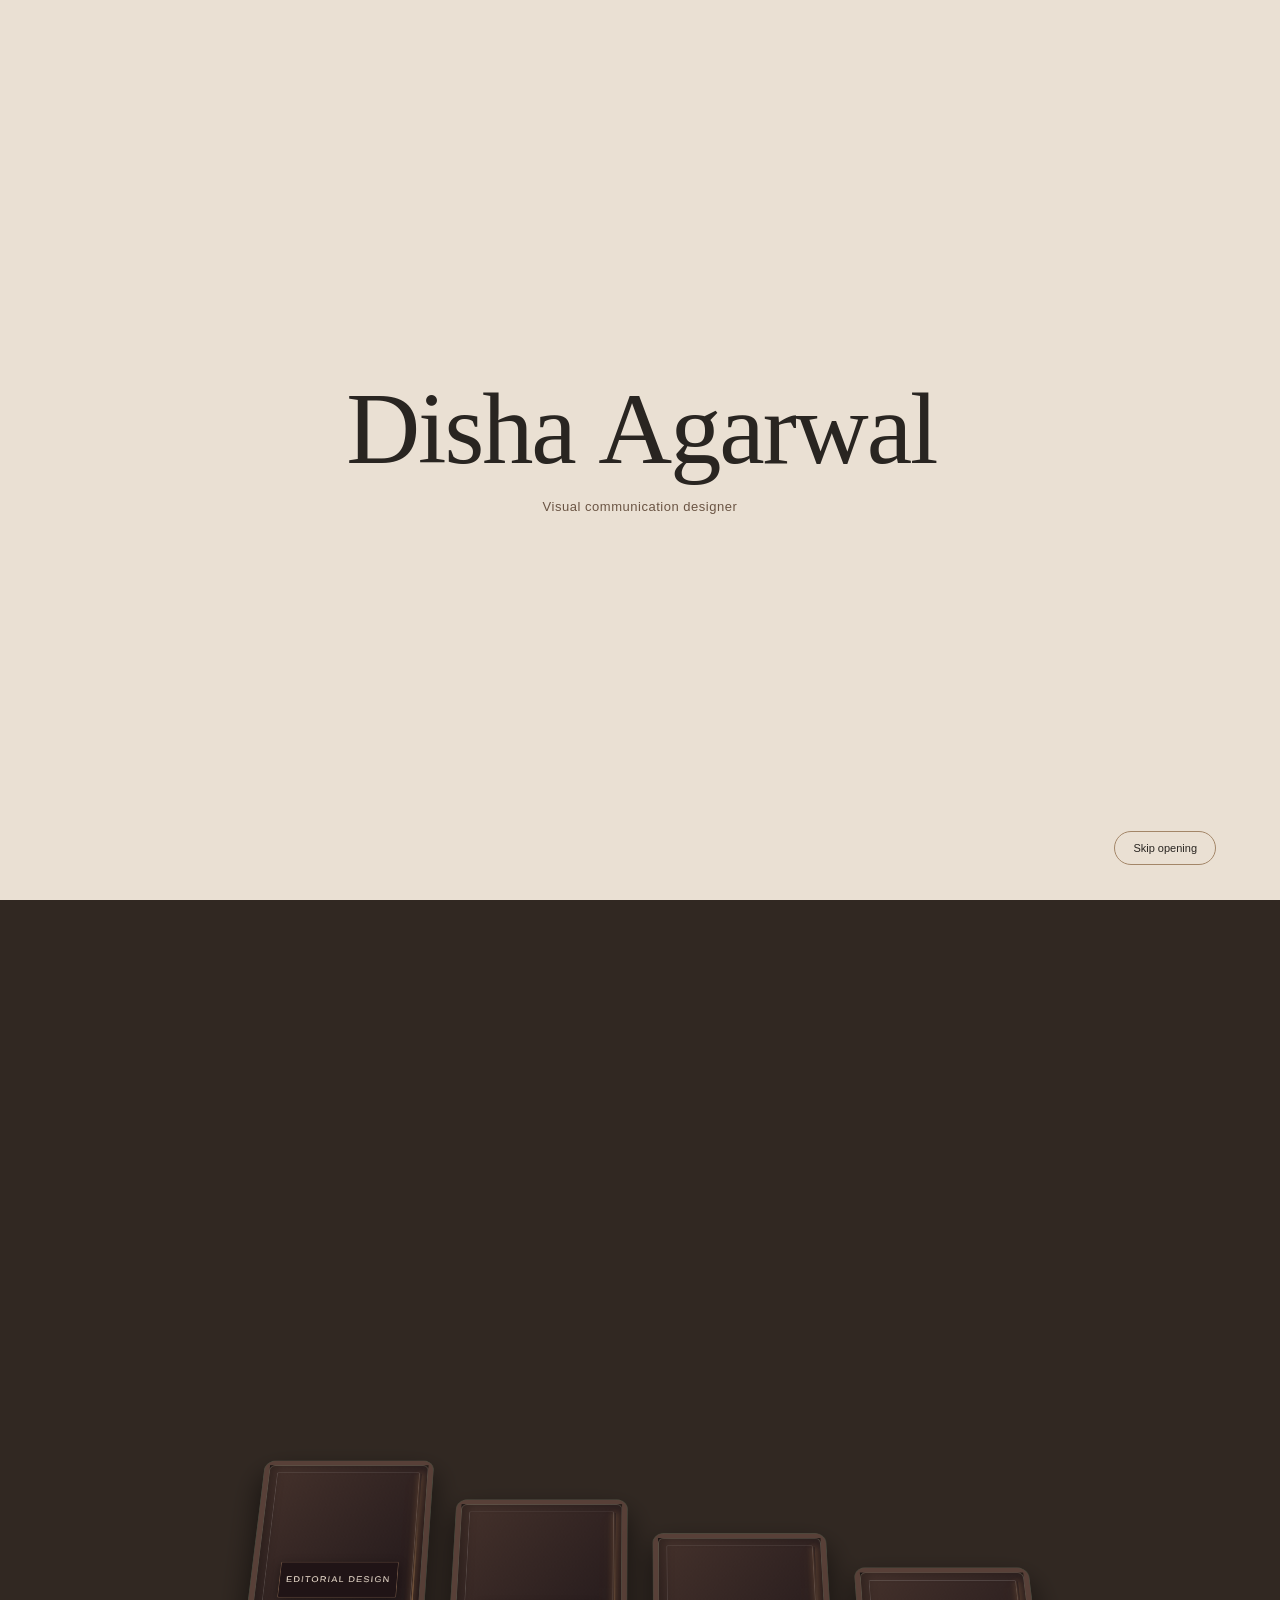
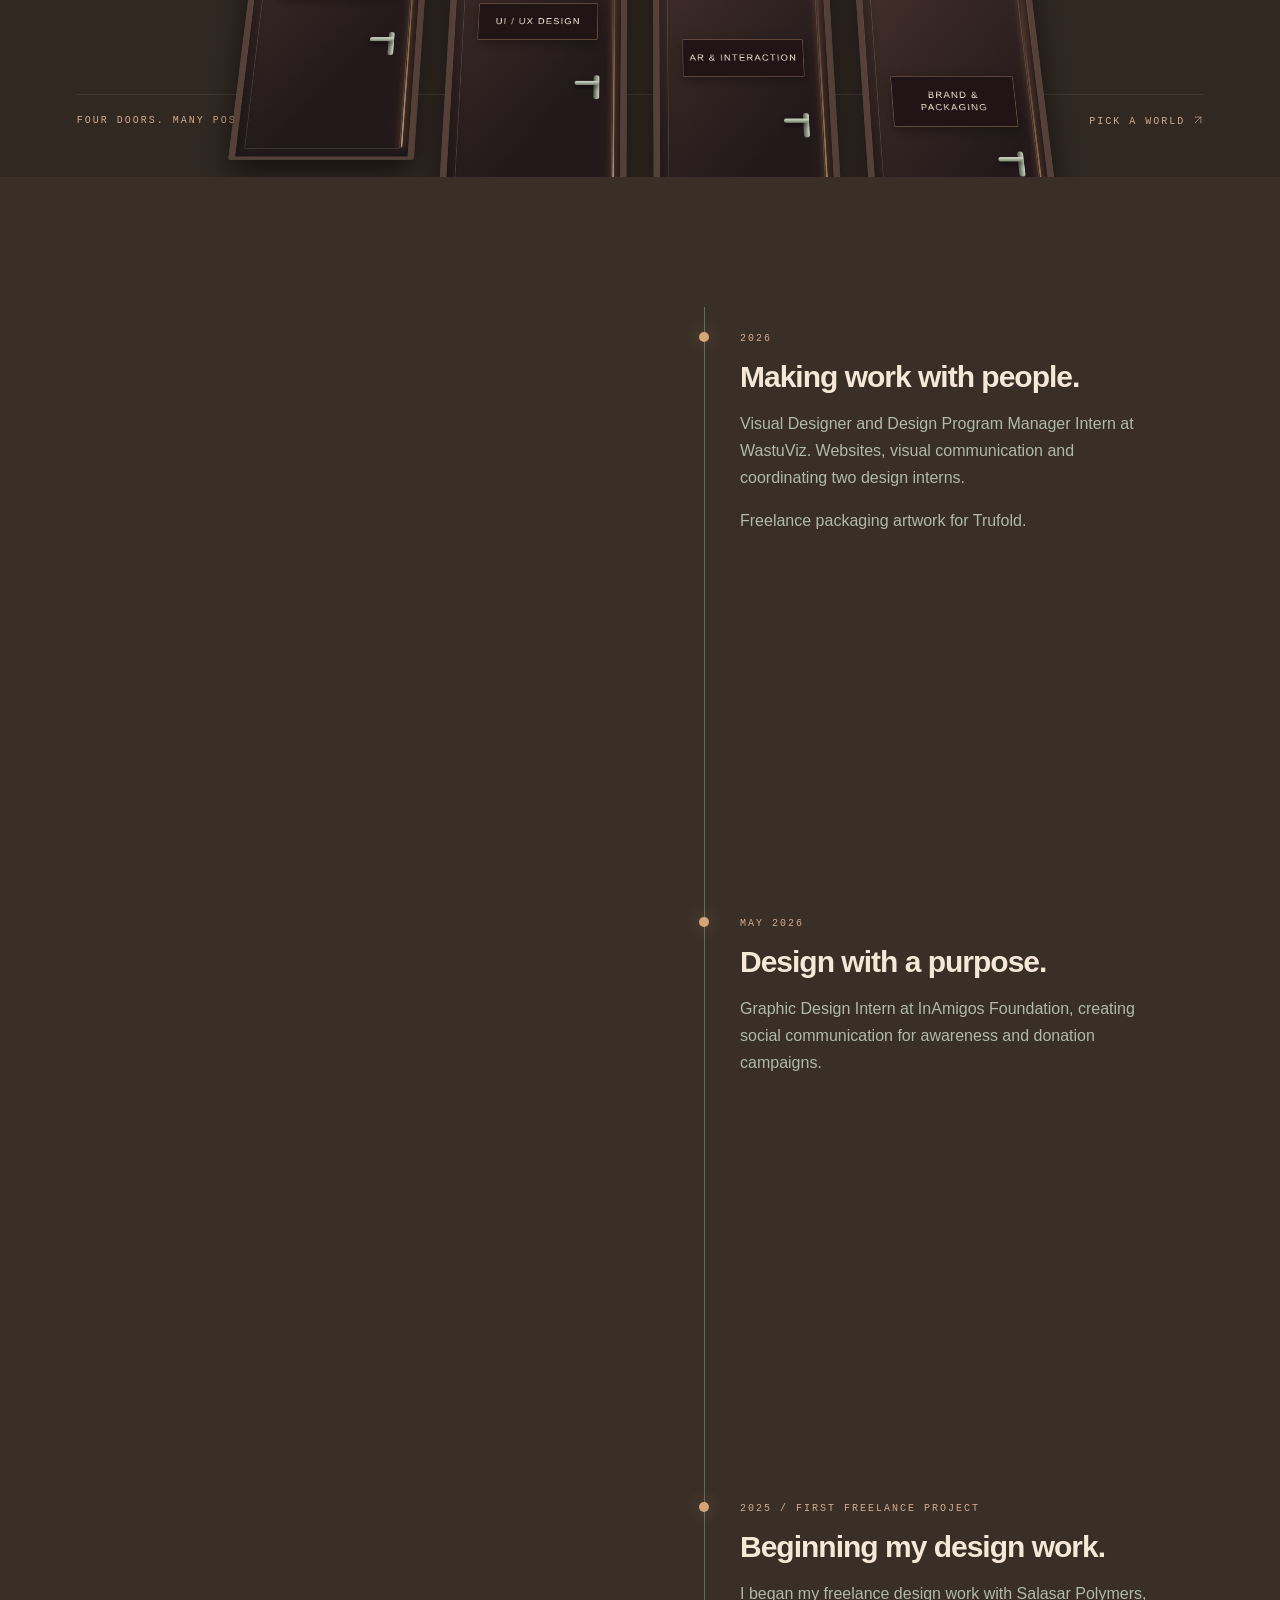
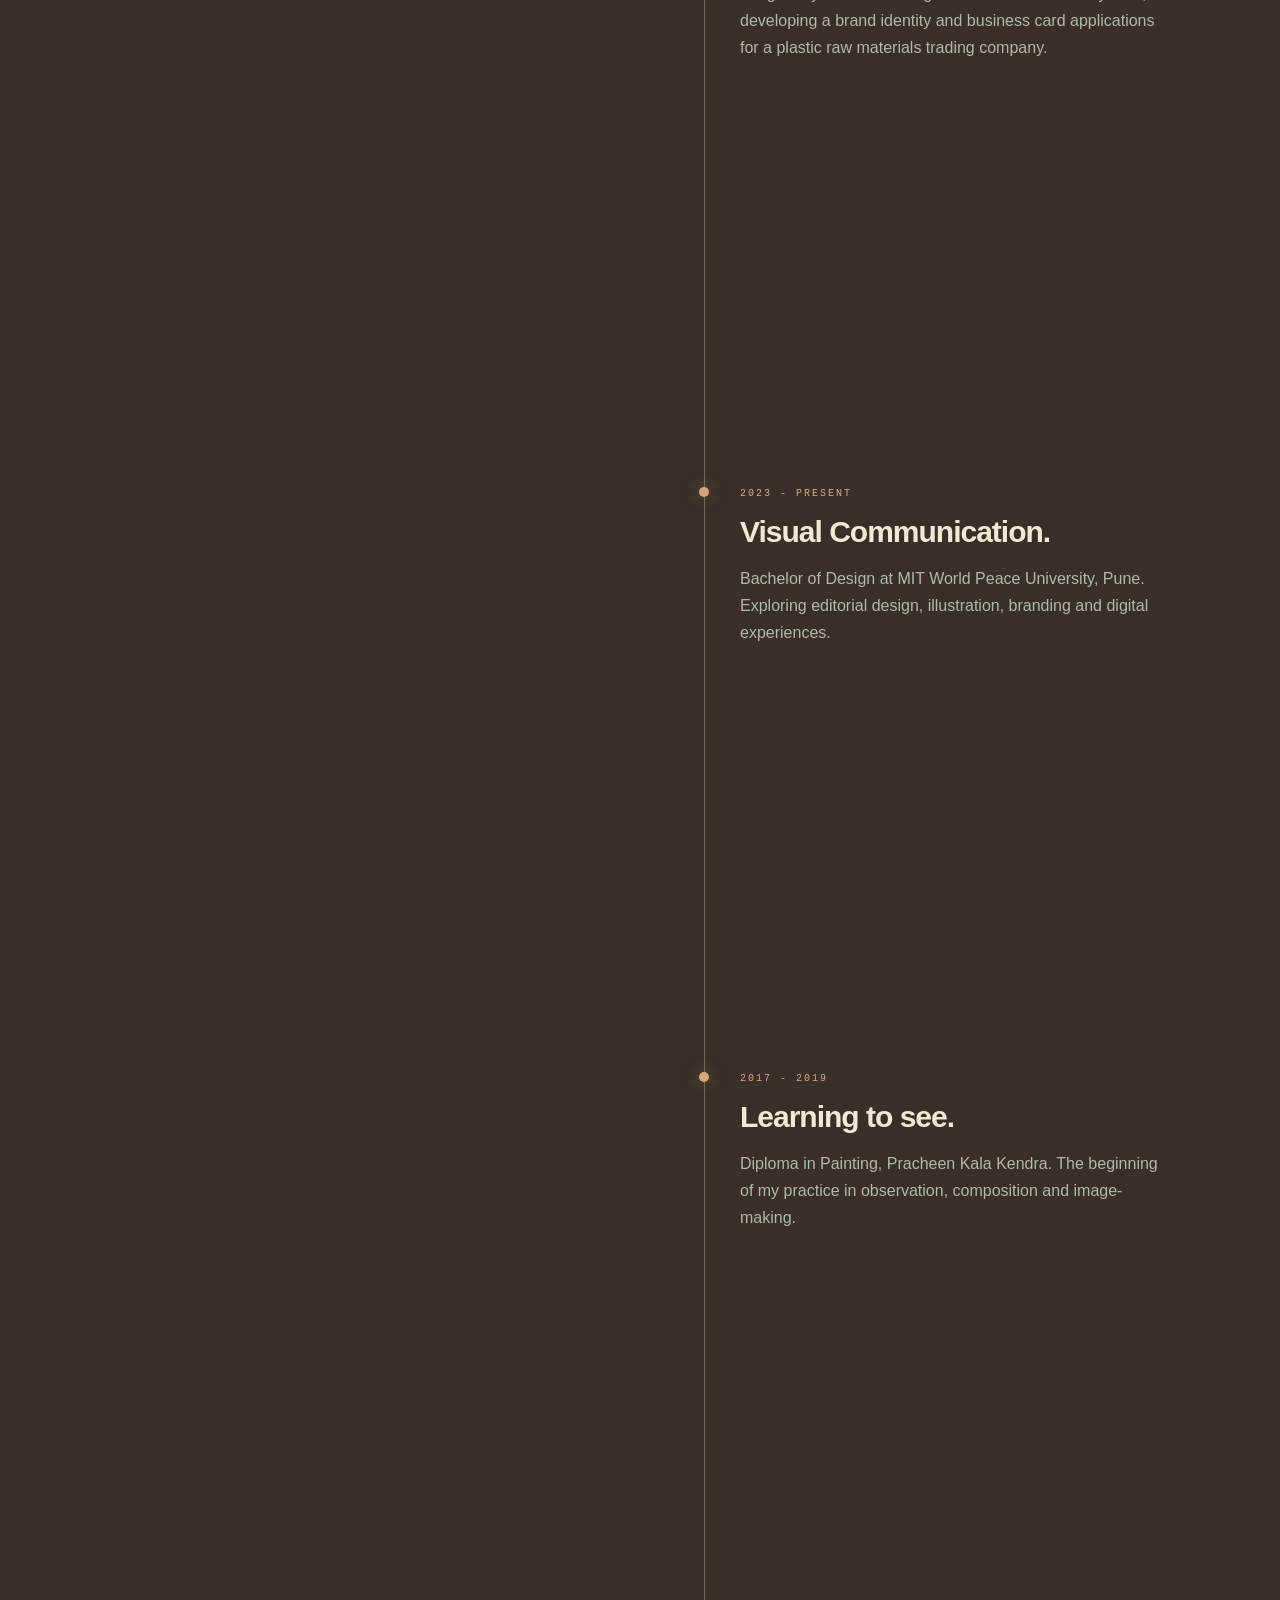
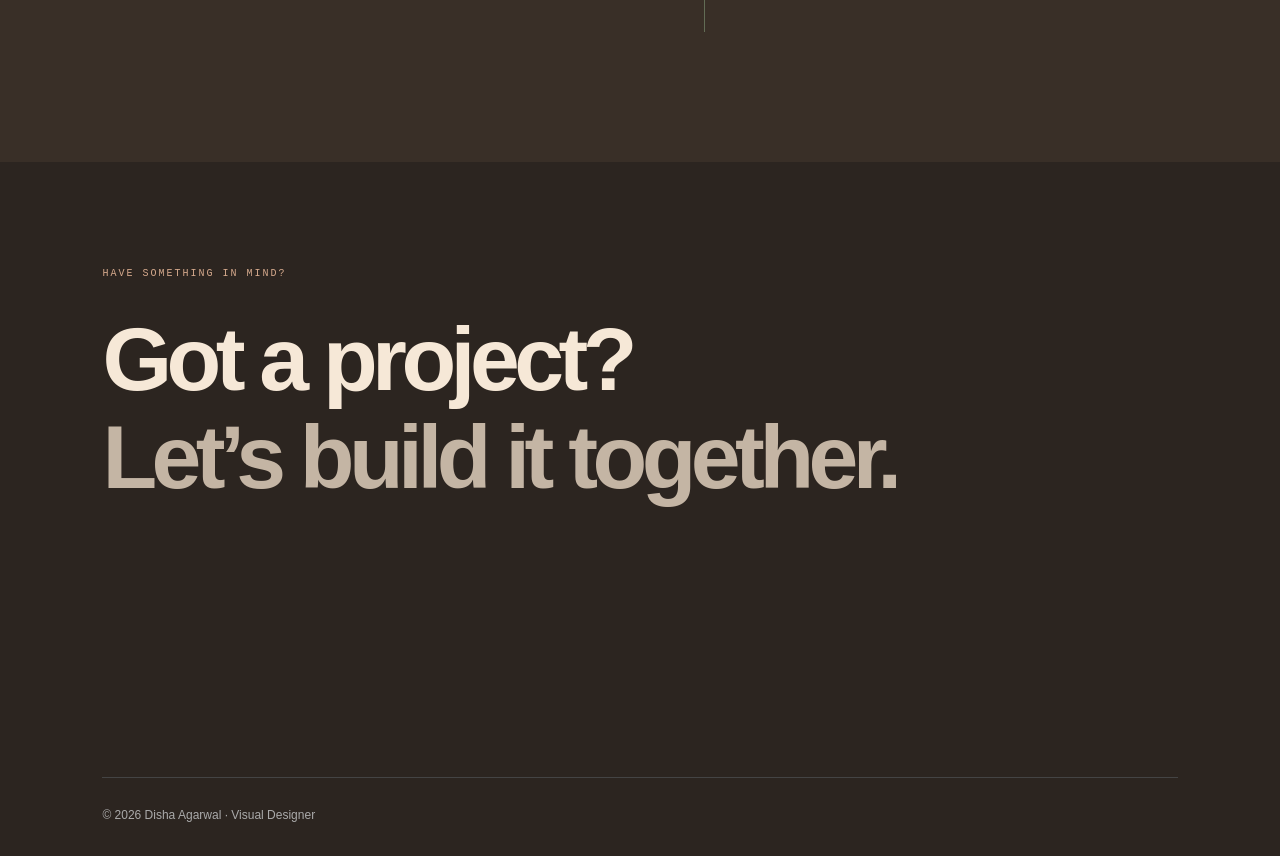
<file: index.html>
<!doctype html><html lang="en"><head><meta charset="utf-8"><meta name="viewport" content="width=device-width,initial-scale=1"><title>Disha Agarwal - Visual Designer</title><link rel="stylesheet" href="style.css?v=13"><link rel="stylesheet" href="reference-v7.css?v=21"><meta name="description" content="Disha Agarwal - visual communication, editorial, UI/UX, branding and interactive design."><meta name="robots" content="noindex, nofollow"></head><body><div id="cursor"><i></i></div><header><a class="brand" href="#home">DA<span>®</span></a><nav><a href="#home">Home</a><a href="#work">Work <small>06</small></a><a href="#journey">My Journey</a><a href="#contact">Contact ↗</a></nav><button id="motion" aria-label="Toggle motion">Motion on</button></header><main id="app"><h1>Disha Agarwal - Visual Designer</h1><p>Visual communication, editorial, UI/UX and interaction design.</p></main><div id="modal" hidden><button class="close">Close ×</button><div id="modalbody"></div></div><script src="zines.js?v=20261106-2"></script><script src="app.js?v=14"></script><script src="reference-v8.js?v=17"></script><script src="motion-v5.js?v=8"></script><script src="door-zoom-v7.js"></script><script src="process-v9.js?v=11"></script></body></html>
</file>
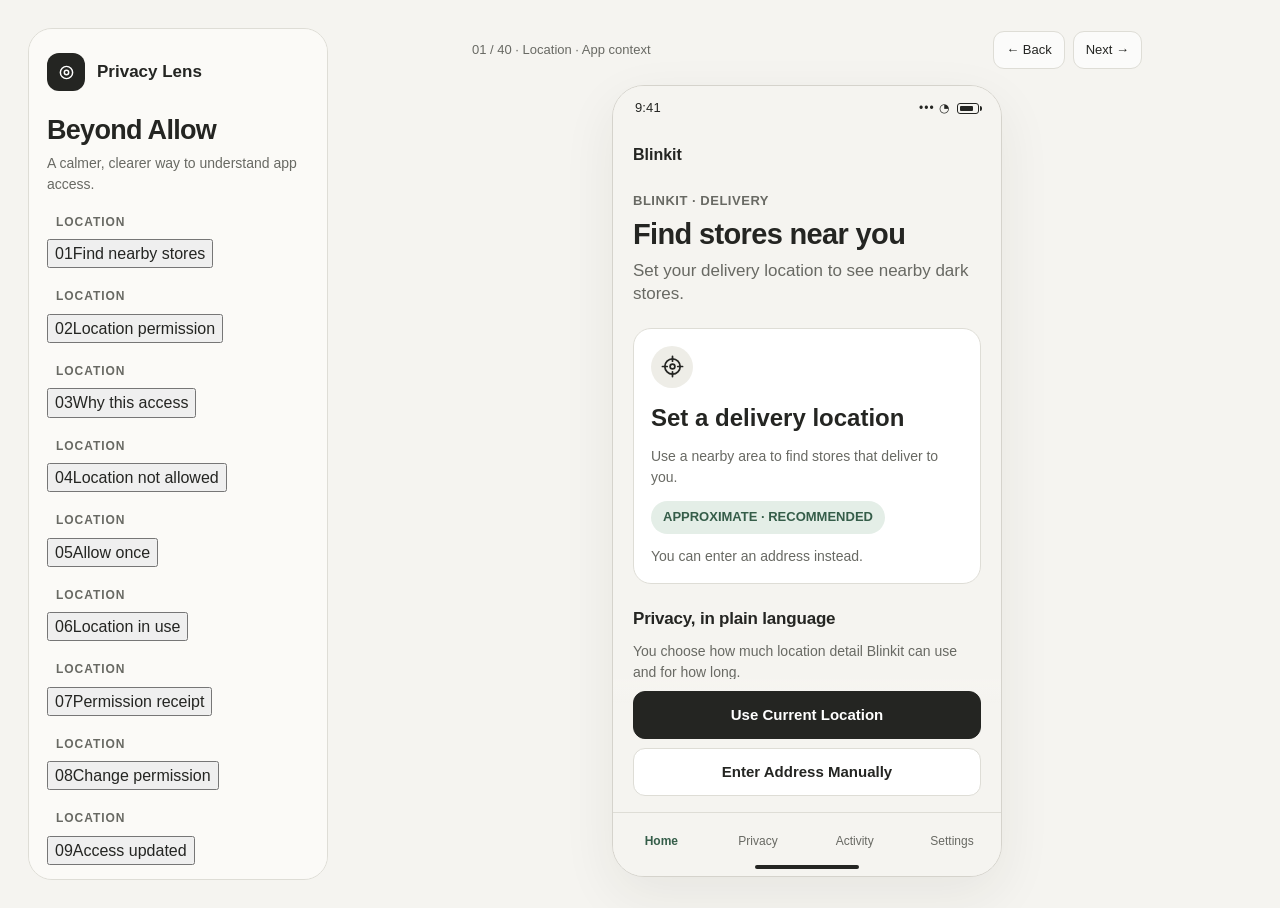
<file: privacy-lens.html>
<!doctype html>
<html lang="en">
<head>
<meta charset="utf-8"><meta name="viewport" content="width=device-width,initial-scale=1,viewport-fit=cover">
<title>Privacy Lens - Interactive Prototype</title>
<style>
:root{--canvas:#f5f4f0;--paper:#fff;--ink:#242522;--muted:#686963;--line:#deddd6;--soft:#eeede7;--sage:#e4eee7;--green:#355d49;--green2:#476f59;--red:#a64236;--redbg:#f8e9e6;--radius:18px;--shadow:0 18px 54px #25252212;font-family:Inter,-apple-system,BlinkMacSystemFont,"Segoe UI",sans-serif;color:var(--ink);font-synthesis:none}
*{box-sizing:border-box}body{margin:0;background:var(--canvas);color:var(--ink);font-size:16px;line-height:1.45}button{font:inherit;color:inherit;cursor:pointer}button:focus-visible,[tabindex]:focus-visible{outline:3px solid var(--green2);outline-offset:3px}.shell{min-height:100vh;display:grid;grid-template-columns:minmax(230px,300px) 1fr;max-width:1280px;margin:auto;padding:28px;gap:34px}.rail{position:sticky;top:24px;height:calc(100vh - 48px);overflow:auto;padding:24px 18px;background:#fbfaf7;border:1px solid var(--line);border-radius:24px}.brand{display:flex;align-items:center;gap:12px;font-weight:700;font-size:17px}.brand-mark{width:38px;height:38px;border-radius:12px;background:var(--ink);color:white;display:grid;place-items:center}.brand-mark svg{width:21px}.intro{margin:24px 0 20px}.intro h1{font-size:27px;line-height:1.12;letter-spacing:-.7px;margin:0 0 8px}.intro p{margin:0;color:var(--muted);font-size:14px}.group-title{margin:20px 9px 8px;font-size:12px;letter-spacing:.08em;color:var(--muted);font-weight:700;text-transform:uppercase}.nav{display:grid;gap:3px}.nav button{border:0;background:transparent;text-align:left;padding:10px 11px;border-radius:11px;min-height:42px;font-size:14px;color:#454640}.nav button:hover{background:var(--soft)}.nav button.active{background:var(--sage);color:var(--green);font-weight:650}.nav .num{display:inline-block;width:28px;font-variant-numeric:tabular-nums;color:#898a83;font-size:12px}.rail-foot{margin:18px 8px 6px;color:#777870;font-size:12px}.stage{display:flex;flex-direction:column;align-items:center;justify-content:center;min-width:0}.stage-head{width:min(100%,670px);display:flex;align-items:center;justify-content:space-between;margin:0 0 16px}.stage-label{font-size:13px;color:var(--muted)}.stage-controls{display:flex;gap:8px}.quiet{min-height:38px;padding:7px 12px;border:1px solid var(--line);background:#ffffffa8;border-radius:11px;font-size:13px}.quiet:hover{background:white}.device{width:min(390px,100%);height:min(844px,calc(100vh - 108px));min-height:620px;background:var(--canvas);border:1px solid #d5d3cc;border-radius:32px;overflow:hidden;box-shadow:var(--shadow);display:flex;flex-direction:column;position:relative}.status{height:45px;flex:none;display:flex;align-items:center;justify-content:space-between;padding:0 22px;font-size:13px;letter-spacing:.01em;background:var(--canvas)}.status-right{display:flex;align-items:center;gap:7px}.signal{font-size:12px;letter-spacing:1px}.battery{width:22px;height:11px;border:1.5px solid currentColor;border-radius:3px;position:relative}.battery:after{content:"";position:absolute;right:-4px;top:2px;width:2px;height:5px;background:currentColor;border-radius:0 2px 2px 0}.battery:before{content:"";position:absolute;inset:2px 5px 2px 2px;background:currentColor;border-radius:1px}.appbar{height:48px;flex:none;display:flex;align-items:center;justify-content:space-between;padding:0 20px;font-size:16px;font-weight:700;background:var(--canvas)}.appbar .back{border:0;background:none;padding:7px 8px 7px 0;display:flex;align-items:center;gap:7px;font-weight:650}.appbar .right-action{border:0;background:transparent;color:var(--green);padding:8px;font-size:14px;font-weight:650}.screen-scroll{overflow-y:auto;overscroll-behavior:contain;flex:1;scrollbar-width:thin;scrollbar-color:#c9c8c0 transparent}.screen-scroll::-webkit-scrollbar{width:4px}.screen-scroll::-webkit-scrollbar-thumb{background:#c9c8c0;border-radius:8px}.screen-body{padding:13px 20px 24px}.eyebrow{font-size:13px;font-weight:650;letter-spacing:.04em;text-transform:uppercase;color:var(--muted);margin:0 0 7px}.title{font-size:29px;line-height:1.13;letter-spacing:-.65px;font-weight:700;margin:0 0 8px}.subtitle{font-size:17px;line-height:1.38;color:var(--muted);margin:0 0 22px}.lead{font-size:17px;line-height:1.42;margin:0 0 18px}.section{margin:24px 0}.section h2{font-size:17px;line-height:1.25;margin:0 0 12px;letter-spacing:-.2px}.section p{margin:0 0 9px}.card{background:var(--paper);border:1px solid var(--line);border-radius:var(--radius);padding:17px}.card.soft{background:var(--soft)}.card.sage{background:var(--sage);border-color:transparent;color:var(--green)}.card.alert{background:var(--redbg);border-color:#ead1cb}.row{display:flex;align-items:center;gap:12px}.row.between{justify-content:space-between}.row.start{align-items:flex-start}.stack{display:grid;gap:12px}.divider{height:1px;background:var(--line);margin:14px 0}.detail-row{padding:12px 0;border-bottom:1px solid var(--line)}.detail-row:last-child{border-bottom:0;padding-bottom:0}.detail-row:first-child{padding-top:0}.label{font-size:13px;color:var(--muted);font-weight:600;margin-bottom:3px}.value{font-size:16px;line-height:1.35}.small{font-size:14px;color:var(--muted)}.micro{font-size:12px;color:var(--muted)}.icon{width:28px;height:28px;display:inline-grid;place-items:center;flex:none;color:var(--ink)}.icon svg{width:22px;height:22px;display:block;stroke:currentColor;fill:none;stroke-width:1.8;stroke-linecap:round;stroke-linejoin:round}.icon-pad{width:42px;height:42px;border-radius:50%;display:grid;place-items:center;background:var(--soft);flex:none}.icon-pad .icon svg{width:23px;height:23px}.pill{display:inline-flex;align-items:center;gap:7px;border-radius:99px;background:var(--sage);color:var(--green);padding:7px 12px;font-size:13px;font-weight:650}.chip{display:inline-flex;padding:6px 10px;border-radius:99px;background:var(--soft);font-size:13px;color:var(--muted)}.grid3{display:grid;grid-template-columns:repeat(3,minmax(0,1fr));gap:8px}.metric{min-height:72px;padding:10px;background:var(--soft);border:1px solid var(--line);border-radius:14px}.metric .label{font-size:11px;letter-spacing:.04em;text-transform:uppercase}.metric .value{font-size:14px;font-weight:620}.flow{display:flex;align-items:center;gap:5px;justify-content:space-between;font-size:11px;font-weight:650;letter-spacing:.035em}.flow span{white-space:nowrap}.flow .arrow{font-size:18px;color:var(--muted);font-weight:400}.flow .blocked{color:var(--green)}.toggle{border:0;background:var(--soft);border-radius:999px;padding:4px;display:grid;grid-template-columns:1fr 1fr;width:100%;gap:4px;min-height:46px}.toggle button{border:0;border-radius:999px;background:transparent;min-height:38px;font-size:14px;color:var(--muted)}.toggle button.selected{background:white;color:var(--ink);font-weight:650;box-shadow:0 1px 4px #00000012}.toggle button.selected.sage-sel{background:var(--sage);color:var(--green)}.segmented{display:flex;gap:6px;padding:4px;background:var(--soft);border:1px solid var(--line);border-radius:14px}.segmented button{flex:1;min-height:42px;border:0;background:transparent;border-radius:10px;font-size:13px;color:var(--muted)}.segmented button.selected{background:white;color:var(--ink);font-weight:650;box-shadow:0 1px 4px #00000012}.rights{border-top:1px solid var(--line);padding-top:12px;margin-top:4px}.rights button{width:100%;display:flex;align-items:center;justify-content:space-between;border:0;background:transparent;text-align:left;padding:4px 0;font-weight:650;min-height:42px}.chevron{font-size:19px;transition:transform .15s}.chevron.open{transform:rotate(180deg)}.action-stack{display:grid;gap:9px;padding:12px 20px max(16px,env(safe-area-inset-bottom));background:linear-gradient(180deg,#f5f4f0e8,var(--canvas) 18%);flex:none}.btn{width:100%;min-height:48px;padding:11px 15px;border:1px solid var(--line);border-radius:12px;background:white;color:var(--ink);font-size:15px;font-weight:620;text-align:center}.btn.primary{background:var(--ink);border-color:var(--ink);color:white}.btn.destructive{background:var(--red);border-color:var(--red);color:#fff}.btn.text{border-color:transparent;background:transparent;min-height:44px;font-weight:620}.btn:hover{filter:brightness(.97)}.inline-btn{border:0;background:transparent;color:var(--green);font-weight:650;padding:5px 0;text-align:left}.app-preview{padding:12px 14px;border:1px solid var(--line);border-radius:15px;background:#ffffffd9;margin:10px 0 18px}.store{padding:12px 0;border-bottom:1px solid var(--line)}.store:last-child{border:0}.alert-title{font-weight:700;font-size:16px}.sensor-list{background:var(--paper);border:1px solid var(--line);border-radius:18px;overflow:hidden}.sensor{display:flex;align-items:center;gap:12px;padding:14px 15px;border-bottom:1px solid var(--line);min-height:68px}.sensor:last-child{border-bottom:0}.sensor .sensor-name{font-size:16px;font-weight:650}.sensor .sensor-meta{font-size:13px;color:var(--muted)}.sensor .arrow-right{margin-left:auto;color:var(--muted);font-size:20px}.receipt-ring{width:144px;height:144px;border:9px solid #e9e8e1;border-top-color:var(--green2);border-right-color:#cbd9ce;border-radius:50%;display:grid;place-content:center;text-align:center;margin:22px auto 10px}.receipt-ring strong{font-size:32px;line-height:1.1;font-variant-numeric:tabular-nums}.receipt-ring span{font-size:14px;font-weight:650}.notice{border-radius:16px;padding:15px 16px;background:var(--sage);color:var(--green);display:flex;align-items:center;gap:12px;font-weight:650}.check{font-size:20px;font-weight:700}.photo-grid{display:grid;grid-template-columns:repeat(3,1fr);gap:9px}.photo{height:98px;border-radius:13px;border:1px solid var(--line);background:#ecebe5;display:flex;align-items:flex-end;justify-content:space-between;padding:9px;font-size:13px;color:#4e4f49;cursor:pointer}.photo:nth-child(3n+2){background:#f4ead0}.photo:nth-child(3n){background:#e6eee8}.photo.selected{outline:3px solid var(--green2);outline-offset:-3px}.photo-check{width:20px;height:20px;border-radius:50%;background:var(--green);color:white;display:grid;place-items:center;font-size:12px}.radio-list{background:var(--paper);border:1px solid var(--line);border-radius:18px;padding:4px 16px}.radio{display:flex;align-items:flex-start;gap:12px;padding:15px 0;border-bottom:1px solid var(--line);cursor:pointer}.radio:last-child{border-bottom:0}.radio-dot{width:20px;height:20px;border:1.5px solid #888981;border-radius:50%;margin-top:2px;display:grid;place-items:center;flex:none}.radio.selected .radio-dot{border:6px solid var(--green)}.radio strong{font-weight:650}.switch{width:48px;height:28px;border:0;border-radius:99px;background:#c9c8c0;padding:3px;flex:none;transition:background .15s}.switch:after{content:"";display:block;width:22px;height:22px;background:white;border-radius:50%;box-shadow:0 1px 2px #0002;transition:transform .15s}.switch.on{background:var(--green)}.switch.on:after{transform:translateX(20px)}.toast{position:absolute;z-index:4;top:52px;left:14px;right:14px;border-radius:14px;padding:13px 14px;background:var(--ink);color:white;display:flex;gap:10px;align-items:center;box-shadow:0 8px 22px #0002}.toast button{margin-left:auto;border:0;background:transparent;color:white;font-weight:650;white-space:nowrap}.bottom-nav{height:64px;flex:none;border-top:1px solid var(--line);background:var(--canvas);display:flex;align-items:center;justify-content:space-around;padding-bottom:5px}.bottom-nav button{border:0;background:transparent;color:var(--muted);font-size:12px;min-width:54px;min-height:44px}.bottom-nav button.active{color:var(--green);font-weight:700}.home-indicator{position:absolute;z-index:5;bottom:7px;left:50%;transform:translateX(-50%);width:104px;height:4px;border-radius:9px;background:var(--ink)}.modal-shade{position:absolute;z-index:6;inset:0;background:#17181455;display:flex;align-items:flex-end}.modal{background:white;border-radius:26px 26px 0 0;width:100%;padding:23px 20px max(22px,env(safe-area-inset-bottom));box-shadow:0 -10px 38px #0002}.modal h2{font-size:22px;margin:0 0 8px}.modal p{margin:0 0 17px;color:var(--muted)}.modal .btn{margin-top:8px}.mobile-picker{display:none}
@media(max-width:850px){.shell{display:block;padding:12px}.rail{display:none}.stage{min-height:calc(100vh - 24px)}.stage-head{width:min(390px,100%);margin-bottom:10px}.device{height:min(844px,calc(100vh - 78px));min-height:610px;border-radius:28px}.mobile-picker{display:block;max-width:390px;width:100%;margin:0 auto 8px}.mobile-picker select{width:100%;height:42px;background:white;border:1px solid var(--line);border-radius:12px;padding:0 12px;font:inherit}.stage-label{display:none}}
@media(max-height:720px) and (min-width:851px){.device{height:calc(100vh - 70px);min-height:560px}.shell{padding:16px}.rail{height:calc(100vh - 32px)}}
</style>
</head>
<body>
<main class="shell">
<aside class="rail"><div class="brand"><span class="brand-mark"><svg viewBox="0 0 24 24" aria-hidden="true"><circle cx="12" cy="12" r="7" fill="none" stroke="currentColor" stroke-width="1.7"/><circle cx="12" cy="12" r="2.5" fill="none" stroke="currentColor" stroke-width="1.7"/></svg></span><span>Privacy Lens</span></div><div class="intro"><h1>Beyond Allow</h1><p>A calmer, clearer way to understand app access.</p></div><div id="screenNav"></div><p class="rail-foot">40 connected screens · Tap through the flow</p></aside>
<section class="stage"><div class="stage-head"><div class="stage-label" id="stageLabel">01 / 40 · Location request</div><div class="stage-controls"><button class="quiet" id="prevBtn" aria-label="Previous screen">← Back</button><button class="quiet" id="nextBtn" aria-label="Next screen">Next →</button></div></div><div class="mobile-picker"><select id="screenSelect" aria-label="Choose screen"></select></div><div class="device" id="device" aria-label="Phone prototype"><div class="status"><span>9:41</span><div class="status-right"><span class="signal">••• ◔</span><span class="battery"></span></div></div><header class="appbar" id="appbar"></header><div class="screen-scroll" id="screenScroll"></div><div class="bottom-nav" id="bottomNav"></div><div class="home-indicator"></div><div id="overlay"></div></div></section>
</main>
<script>
const screens=[
['01','Find nearby stores','Location · App context'],['02','Location permission','Location · Smart prompt'],['03','Why this access','Location · Details expanded'],['04','Location not allowed','Location · Denied'],['05','Allow once','Location · Temporary access'],['06','Location in use','Location · Active state'],['07','Permission receipt','Location · Consent record'],['08','Change permission','Location · Settings detail'],['09','Access updated','Location · Confirmation'],['10','Privacy Lens','Control centre · Overview'],
['11','Location access','Control centre · Sensor list'],['12','App location settings','Control centre · App detail'],['13','Needs review','Control centre · Alert'],['14','Ask next time','Control centre · Quick action'],['15','Review complete','Control centre · Confirmation'],['16','Photos permission','Photos · Request'],['17','Select photos','Photos · System picker'],['18','Photo selection','Photos · Manage access'],['19','Photos updated','Photos · Confirmation'],['20','Camera permission','Camera · Request'],
['21','Camera access active','Camera · Confirmation'],['22','Camera settings','Camera · Detail'],['23','Microphone permission','Microphone · Request'],['24','Microphone access active','Microphone · Confirmation'],['25','Microphone settings','Microphone · Detail'],['26','Contacts permission','Contacts · Request'],['27','Contacts access active','Contacts · Confirmation'],['28','Bluetooth permission','Bluetooth · Request'],['29','Bluetooth access active','Bluetooth · Confirmation'],['30','Sensor overview','Control centre · Sensors'],
['31','Recent receipts','Control centre · History'],['32','Receipt details','Control centre · Record'],['33','Remove access','Location · Confirmation step'],['34','Permission expired','Location · Expiry state'],['35','Review unused access','Control centre · Review'],['36','Permissions up to date','Control centre · Clear state'],['37','Data flow & purpose','Location · Transparency'],['38','Manage selected photos','Photos · Selection detail'],['39','Access removed','Location · Revoked'],['40','Privacy activity','Control centre · Timeline']
].map(([id,title,group])=>({id,title,group}));
let current=0, precise=false, duration='7 days', expanded=false, photos=new Set(['IMG 204','IMG 198']), permission='While Using the App', flash=false;
const iconPaths={location:'<circle cx="12" cy="12" r="8"/><circle cx="12" cy="12" r="2.5"/><path d="M12 1.5v5M12 17.5v5M1.5 12h5M17.5 12h5"/>',phone:'<rect x="6" y="2.5" width="12" height="19" rx="2.3"/><path d="M10 18.5h4"/>',camera:'<path d="M4 7h3l1.5-2h7L17 7h3v12H4z"/><circle cx="12" cy="13" r="3.4"/>',mic:'<rect x="9" y="3" width="6" height="12" rx="3"/><path d="M6 11a6 6 0 0 0 12 0M12 17v4M9 21h6"/>',photos:'<rect x="4" y="4" width="15" height="15" rx="2"/><path d="M7 16l3.2-3.4 2.2 2.1 1.7-1.7L19 17M8 8h.01"/><path d="M7 20h13a2 2 0 0 0 2-2V7"/>',contacts:'<circle cx="12" cy="12" r="9"/><circle cx="12" cy="12" r="5.8"/>',bluetooth:'<path d="M12 2v20l7-6-14-8M5 16l14-8-7-6"/>',clock:'<circle cx="12" cy="12" r="9"/><path d="M12 7v5l3 2"/>',check:'<path d="m5 12 4 4L19 6"/>',arrow:'<path d="M5 12h14M13 6l6 6-6 6"/>',shield:'<path d="M12 2 20 5v6c0 5-3.4 8.6-8 11-4.6-2.4-8-6-8-11V5z"/><path d="m8.5 12 2.2 2.2 4.8-5"/>'};
function icon(type,size=24){return `<span class="icon" aria-hidden="true"><svg viewBox="0 0 24 24" width="${size}" height="${size}">${iconPaths[type]||iconPaths.shield}</svg></span>`}
function btn(text,action,kind=''){return `<button class="btn ${kind}" data-action="${action}">${text}</button>`}
function inline(text,action){return `<button class="inline-btn" data-action="${action}">${text}</button>`}
function metric(label,value){return `<div class="metric"><div class="label">${label}</div><div class="value">${value}</div></div>`}
function flow(){return `<div class="flow" aria-label="Your device to Blinkit, no ad partners"><span>YOUR DEVICE</span><span class="arrow">→</span><span>BLINKIT</span><span class="arrow">→</span><span class="blocked">NO AD PARTNERS</span></div>`}
function rights(){return `<div class="rights"><button data-action="expand"><span>Why &amp; DPDP Rights</span><span class="chevron ${expanded?'open':''}">⌄</span></button>${expanded?`<div class="detail-row"><div class="label">PURPOSE</div><div class="value">Nearby stores and delivery estimates.</div></div><div class="detail-row"><div class="label">RETENTION</div><div class="value">Location is discarded when this session ends.</div></div><div class="detail-row"><div class="label">YOUR CONTROL</div><div class="value">Change or remove access in Privacy Lens at any time.</div></div>`:''}</div>`}
function durationControl(){return `<div class="section"><div class="row between"><span class="small">Auto-expire access</span><span class="chip">${duration}</span></div><div class="segmented" role="group" aria-label="Auto-expire access"><button data-duration="End of session" class="${duration==='End of session'?'selected':''}">End of session</button><button data-duration="24 hours" class="${duration==='24 hours'?'selected':''}">24 hours</button><button data-duration="7 days" class="${duration==='7 days'?'selected':''}">7 days</button></div></div>`}
function appbar(right=''){return `<span>Privacy Lens</span>${right?`<button class="right-action" data-action="${right==='Done'?'dashboard':'receipts'}">${right}</button>`:''}`}
function base(title,subtitle,content,eyebrow=''){return `<div class="screen-body">${eyebrow?`<p class="eyebrow">${eyebrow}</p>`:''}<h1 class="title">${title}</h1>${subtitle?`<p class="subtitle">${subtitle}</p>`:''}${content}</div>`}
function summary(rows){return `<div class="card">${rows.map(([a,b])=>`<div class="detail-row"><div class="label">${a}</div><div class="value">${b}</div></div>`).join('')}</div>`}
function trigger(){return base('Find stores near you','Set your delivery location to see nearby dark stores.',`<div class="card" style="margin-top:18px"><div class="icon-pad">${icon('location')}</div><h2 style="font-size:24px;line-height:1.2;margin:16px 0 5px;font-weight:600">Set a delivery location</h2><p class="small">Use a nearby area to find stores that deliver to you.</p><div class="pill">APPROXIMATE · RECOMMENDED</div><p class="small" style="margin:12px 0 0">You can enter an address instead.</p></div><div class="section"><h2>Privacy, in plain language</h2><p class="small">You choose how much location detail Blinkit can use and for how long.</p></div>`,`Blinkit · DELIVERY`)}
function prompt(){return `<div class="screen-body"><div class="row start" style="gap:12px;margin-bottom:8px"><div class="icon-pad">${icon('location')}</div><h1 class="title" style="font-size:24px;margin:0">Allow Blinkit to access this device’s location?</h1></div><p class="subtitle" style="margin:8px 0 16px">Approximate location is enough to find nearby stores.</p><div class="pill" style="margin-bottom:10px">RECOMMENDED · SAFEST CHOICE</div><div class="toggle" role="group" aria-label="Location accuracy"><button class="${precise?'selected':''}" data-action="precise">Precise</button><button class="${!precise?'selected sage-sel':''}" data-action="approx">Approximate${!precise?' ✓':''}</button></div><div class="grid3" style="margin-top:10px">${metric('Scope',precise?'Precise':'Approx. 2 km')}${metric('Storage','On-device')}${metric('Sharing','0 partners')}</div><div class="section" style="margin:15px 0">${flow()}</div>${rights()}${durationControl()}</div><div class="action-stack">${btn('Allow While Using App','allow','primary')}${btn('Allow Once','once')}${btn('Don’t Allow','deny','text')}</div>`}
function dashboard(alert=true){return base('Privacy Lens','12 active permissions across 9 apps.',`${alert?`<div class="card alert" style="margin-bottom:18px"><div class="row start">${icon('clock')}<div><div class="alert-title">Needs review · Instagram</div><div class="small" style="color:#6f514c">Location is set to While Using and hasn’t been used in 45 days.</div></div></div><div class="stack" style="margin-top:14px">${btn('Switch to Ask Next Time','asknext')}${btn('Review Instagram access','instagram')}</div></div>`:''}<div class="section" style="margin-top:8px"><h2>Permissions</h2><div class="sensor-list">${[['location','Location','7 apps active · 1 needs review','location'],['camera','Camera','3 apps · While Using','camera'],['mic','Microphone','2 apps · While Using','microphone'],['photos','Photos','8 apps · 5 limited','photos'],['contacts','Contacts','2 apps · Ask before access','contacts'],['bluetooth','Bluetooth','1 app · While Using','bluetooth']].map(([ic,n,m,d])=>`<button class="sensor" data-action="${d}" style="width:100%;border-top:0;border-left:0;border-right:0;background:white;text-align:left">${icon(ic)}<span><span class="sensor-name">${n}</span><br><span class="sensor-meta">${m}</span></span><span class="arrow-right">›</span></button>`).join('')}</div></div><div class="section"><div class="row between"><h2 style="margin:0">Recent receipts</h2>${inline('See all','receipts')}</div><div class="card" style="margin-top:12px"><div class="row between"><div><strong>Blinkit · Location</strong><div class="small">Approximate · ${duration} left</div></div>${icon('arrow')}</div></div></div>`,'CONTROL CENTRE')}
function permissionDetail(sensor='Location'){let ic=sensor==='Camera'?'camera':sensor==='Microphone'?'mic':sensor==='Photos'?'photos':sensor==='Contacts'?'contacts':sensor==='Bluetooth'?'bluetooth':'location';return base(`${sensor} access`,`Choose what Blinkit can access and when.`,`<div class="radio-list">${[['Never','No access'],['Ask Next Time or When I Share','Ask before each request'],['While Using the App','Currently selected']].map(([a,b])=>`<button class="radio ${permission===a?'selected':''}" data-permission="${a}" style="width:100%;text-align:left;background:transparent;border:0"><span class="radio-dot"></span><span><strong>${a}</strong><br><span class="small">${b}</span></span></button>`).join('')}</div><div class="card" style="margin-top:16px"><div class="row between"><div><div class="label">PRECISE LOCATION</div><div class="value">${precise?'On · exact location':'Off · approximate location'}</div></div><button class="switch ${precise?'on':''}" aria-label="Toggle Precise Location" aria-pressed="${precise}" data-action="precise"></button></div><div class="divider"></div><div class="row between"><div><div class="label">AUTO-EXPIRE</div><div class="value">Reset after ${duration} of inactivity</div></div><button class="switch on" aria-label="Toggle auto-expire" aria-pressed="true" data-action="timer"></button></div></div><div class="section">${inline('View permission receipt','receipt')}</div>`,`${sensor.toUpperCase()} · BLINKIT`)}
function receipt(){return base('Permission receipt','ID #PL-204 · 15 Oct 2026 · 00:40',`<div class="receipt-ring"><strong>7</strong><span>DAYS LEFT</span></div><p style="text-align:center;margin:4px 0 20px">Ask Next Time on 22 Oct</p><div class="card"><div class="label" style="margin-bottom:8px">PERMISSION SUMMARY</div><div class="detail-row"><div class="label">APP</div><div class="value"><strong>Blinkit</strong></div></div><div class="detail-row"><div class="label">ACCESS GRANTED</div><div class="value">${precise?'Precise':'Approximate'} · ${permission==='While Using the App'?'While using':'Once'}</div></div><div class="detail-row"><div class="label">DATA STORAGE</div><div class="value" style="color:var(--green)">On-device only</div></div><div class="detail-row"><div class="label">THIRD-PARTY SHARING</div><div class="value" style="color:var(--green)">0 partners · blocked</div></div></div><p class="small" style="margin:18px 4px 0">Expiry stops future access, not data already collected.</p>`,`15 OCT 2026 · 00:40`)}
function photoPicker(){let names=['IMG 204','IMG 198','IMG 176','IMG 165','IMG 152','IMG 141'];return base('Choose photos','Only the photos you select will be available to Blinkit.',`<div class="photo-grid">${names.map(n=>`<button class="photo ${photos.has(n)?'selected':''}" data-photo="${n}" aria-pressed="${photos.has(n)}"><span>${n}</span>${photos.has(n)?'<span class="photo-check">✓</span>':''}</button>`).join('')}</div><div class="card" style="margin-top:18px"><div class="detail-row"><div class="label">SELECTED</div><div class="value">${photos.size} ${photos.size===1?'photo':'photos'} shared</div></div><div class="detail-row"><div class="label">AVAILABLE</div><div class="value">Other photos stay private</div></div><div class="detail-row"><div class="label">CONTROL</div><div class="value">Changes apply immediately</div></div></div>`,`SYSTEM PHOTO PICKER`)}
function flowContent(i){switch(i){
case 0:return {bar:'Blinkit',body:trigger(),actions:[btn('Use Current Location','prompt','primary'),btn('Enter Address Manually','dashboard')]};
case 1:case 2:return {bar:appbar(),body:prompt(),actions:[]};
case 3:return {bar:appbar('Done'),body:base('Location not allowed','Blinkit can’t show nearby stores without a delivery location.',`<div class="card"><div class="row">${icon('location')}<strong>Location access is off</strong></div><p class="small" style="margin:10px 0 0">You can enter an address or change access in Privacy Lens.</p></div>`,'REQUEST DECLINED'),actions:[btn('Enter address instead','dashboard','primary'),btn('Review location access','detail')]};
case 4:return {bar:appbar(),body:base('One-time access','Blinkit can use your approximate location for this request only.',`<div class="notice">${icon('check')}Access allowed once</div><div class="section">${flow()}</div>`,`ALLOW ONCE`),actions:[btn('Find nearby stores','active','primary'),btn('View receipt','receipt')]};
case 5:return {bar:appbar(),body:base('Nearby stores are ready','Approximate location is active while Blinkit is open.',`<div class="app-preview"><div class="store"><strong>Fresh Basket</strong><br><span class="small">1.2 km · 18-25 min</span></div><div class="store"><strong>Daily Needs</strong><br><span class="small">2.0 km · 25-35 min</span></div></div><div class="notice">${icon('check')}Location · Approximate · Expires in 7 days <button class="inline-btn" data-action="receipt">View receipt</button></div>`,'LOCATION ACTIVE'),actions:[btn('Manage access','detail','primary'),btn('Privacy Lens','dashboard')]};
case 6:return {bar:appbar('Done'),body:receipt(),actions:[btn('Done','active','primary'),btn('Change Permission','detail'),btn('Remove Access Now','remove','destructive')]};
case 7:return {bar:appbar('Done'),body:permissionDetail('Location'),actions:[btn('Save Permission','updated','primary'),btn('Remove Permission & Delete History','remove','destructive')]};
case 8:return {bar:appbar(),body:base('Permission updated','Blinkit’s location access has been changed.',`<div class="notice">${icon('check')}Location is now set to ${permission}</div>${summary([['CURRENT SETTING',permission],['RECEIPT','Saved as #PL-204'],['CONTROL','Change this in Privacy Lens.']])}`,'UPDATED'),actions:[btn('Done','dashboard','primary'),btn('View receipt','receipt')]};
case 9:return {bar:appbar(),body:dashboard(true),actions:[]};
case 10:return {bar:appbar('Done'),body:dashboard(false),actions:[]};
case 11:return {bar:appbar(),body:permissionDetail('Location'),actions:[btn('Save Permission','updated','primary'),btn('Remove Permission','remove','destructive')]};
case 12:return {bar:appbar(),body:base('Instagram · Location','This permission has not been used in 45 days.',summary([['CURRENT ACCESS','While Using'],['LAST USED','45 days ago'],['RECOMMENDATION','Ask Next Time']]),'NEEDS REVIEW'),actions:[btn('Switch to Ask Next Time','asknext','primary'),btn('Keep While Using','dashboard')]};
case 13:return {bar:appbar(),body:base('Instagram will ask next time','Location access has been reduced.',`<div class="notice">${icon('check')}Instagram · Ask Next Time</div><div class="section">${summary([['PREVIOUS','While Using'],['UPDATED','Ask Next Time'],['HISTORY','Existing records remain in your receipt history']])}</div>`,'UPDATED PERMISSION'),actions:[btn('Done','dashboard','primary'),btn('Undo change','instagram')]};
case 14:return {bar:appbar(),body:base('Review complete','Your permissions are up to date.',`<div class="notice">${icon('check')}No permissions need review</div><div class="section">${summary([['INSTAGRAM','Ask Next Time'],['BLINKIT','Approximate · While Using'],['NEXT REVIEW','When access is unused for 45 days']])}</div>`,'PRIVACY CHECK'),actions:[btn('Back to Privacy Lens','dashboard','primary')]};
case 15:return {bar:appbar(),body:base('Allow Blinkit to access selected photos?','Choose only the photos needed for your order.',`${metric('Scope','Selected photos')}${rights()}`,'PHOTOS · PERMISSION'),actions:[btn('Select Photos','picker','primary'),btn('Allow All Photos','photogrant'),btn('Don’t Allow','deny','text')]};
case 16:case 17:return {bar:appbar('Done'),body:photoPicker(),actions:[btn(`Allow access to ${photos.size} selected photos`,'photogranted','primary'),btn('Cancel','dashboard')]};
case 18:return {bar:appbar(),body:base('Selected photos access granted','Blinkit can see only the photos you selected.',`<div class="notice">${icon('check')}Blinkit can see ${photos.size} selected ${photos.size===1?'photo':'photos'}</div><div class="section">${summary([['ACCESS','Selected photos only'],['OTHER PHOTOS','Unavailable to the app'],['CHANGE','Manage this permission any time']])}</div>`,'PHOTOS UPDATED'),actions:[btn('Done','dashboard','primary'),btn('Manage selected photos','picker')]};
case 19:return {bar:appbar(),body:base('Allow Blinkit to use your camera?','Camera access is used only when you take a photo in the app.',`${flow()}${rights()}`,'CAMERA · PERMISSION'),actions:[btn('Allow While Using App','cameraactive','primary'),btn('Allow Once','cameraactive'),btn('Don’t Allow','deny','text')]};
case 20:return {bar:appbar(),body:base('Camera access is active','Blinkit can use the camera while you use the app.',`<div class="notice">${icon('check')}Camera · While Using</div>`,'UPDATED'),actions:[btn('Manage Camera Access','cameradetail','primary'),btn('Privacy Lens','dashboard')]};
case 21:return {bar:appbar(),body:permissionDetail('Camera'),actions:[btn('Save Permission','cameraactive','primary'),btn('Remove Permission','remove','destructive')]};
case 22:return {bar:appbar(),body:base('Allow Blinkit to use your microphone?','Microphone access is used when you record a voice note.',`${flow()}${rights()}`,'MICROPHONE · PERMISSION'),actions:[btn('Allow While Using App','micactive','primary'),btn('Allow Once','micactive'),btn('Don’t Allow','deny','text')]};
case 23:return {bar:appbar(),body:base('Microphone access is active','Blinkit can use the microphone while you use the app.',`<div class="notice">${icon('check')}Microphone · While Using</div>`,'UPDATED'),actions:[btn('Manage Microphone Access','micdetail','primary'),btn('Privacy Lens','dashboard')]};
case 24:return {bar:appbar(),body:permissionDetail('Microphone'),actions:[btn('Save Permission','micactive','primary'),btn('Remove Permission','remove','destructive')]};
case 25:return {bar:appbar(),body:base('Allow Blinkit to access your contacts?','Contacts can help share a shopping list.',`<div class="grid3">${metric('Scope','Contacts')}${metric('Storage','On-device')}${metric('Sharing','0 partners')}</div><div class="section">${flow()}</div>${rights()}`,'CONTACTS · PERMISSION'),actions:[btn('Allow While Using App','contactsactive','primary'),btn('Allow Once','contactsactive'),btn('Don’t Allow','deny','text')]};
case 26:return {bar:appbar(),body:base('Contacts access is active','Blinkit can use contacts while you use the app.',`<div class="notice">${icon('check')}Contacts · While Using</div>`,'UPDATED'),actions:[btn('Manage Contacts Access','contactdetail','primary'),btn('Privacy Lens','dashboard')]};
case 27:return {bar:appbar(),body:base('Allow Blinkit to connect to nearby devices?','Bluetooth access helps find nearby delivery accessories.',`${metric('Scope','Nearby devices')}${rights()}`,'BLUETOOTH · PERMISSION'),actions:[btn('Allow While Using App','btactive','primary'),btn('Allow Once','btactive'),btn('Don’t Allow','deny','text')]};
case 28:return {bar:appbar(),body:base('Bluetooth access is active','Blinkit can discover nearby devices while you use the app.',`<div class="notice">${icon('check')}Bluetooth · While Using</div>`,'UPDATED'),actions:[btn('Manage Bluetooth Access','btdetail','primary'),btn('Privacy Lens','dashboard')]};
case 29:return {bar:appbar(),body:dashboard(false),actions:[]};
case 30:return {bar:appbar(),body:base('Recent receipts','A clear history of permissions you approved or changed.',`<div class="sensor-list">${[['Location','Approximate · 7 days left','receipt'],['Photos',`${photos.size} selected · Updated today`,'photosuccess'],['Camera','While Using · 2 days left','cameraactive'],['Instagram Location','Ask Next Time · Updated today','instagram']].map(([n,m,a])=>`<button class="sensor" data-action="${a}" style="width:100%;background:white;text-align:left;border:0;border-bottom:1px solid var(--line)">${icon('clock')}<span><span class="sensor-name">${n}</span><br><span class="sensor-meta">${m}</span></span><span class="arrow-right">›</span></button>`).join('')}</div>`,'PERMISSION HISTORY'),actions:[btn('Privacy Lens','dashboard','primary')]};
case 31:return {bar:appbar(),body:receipt(),actions:[btn('Done','dashboard','primary'),btn('Change Permission','detail'),btn('Remove Access Now','remove','destructive')]};
case 32:return {bar:appbar(),body:base('Remove Blinkit location access?','Blinkit will need to ask again to use your location.',`<div class="card alert"><strong>What changes</strong><p class="small" style="color:#6f514c;margin:8px 0 0">Future location access stops. Your receipt remains available in Privacy Lens history.</p></div>`,'REMOVE ACCESS'),actions:[btn('Remove Access Now','removed','destructive'),btn('Keep Access','receipt')]};
case 33:return {bar:appbar(),body:base('Location permission expired','Blinkit needs to ask again before using your location.',`<div class="notice">${icon('clock')}Access ended · Ask Next Time</div><div class="section">${summary([['APP','Blinkit'],['ACCESS','Approximate location'],['NEXT STEP','Choose again when Blinkit asks']])}</div>`,'AUTO-EXPIRED'),actions:[btn('Done','dashboard','primary'),btn('Review receipt','receipt')]};
case 34:return {bar:appbar(),body:dashboard(true),actions:[]};
case 35:return {bar:appbar(),body:dashboard(false),actions:[btn('View recent activity','timeline','primary')]};
case 36:return {bar:appbar(),body:base('Where your location goes','See the route and who can receive your information.',`<div class="card">${flow()}<p style="margin:18px 0 0">Location supports nearby stores and delivery estimates. It is not shared with advertising partners.</p></div><div class="section"><h2>Purpose &amp; data details</h2>${summary([['PURPOSE','Find nearby stores and estimate delivery time'],['STORAGE','Kept on-device for this prototype'],['SHARING','No advertising partners']])}</div>${rights()}`,'LOCATION · TRANSPARENCY'),actions:[btn('Back to permission','prompt','primary')]};
case 37:return {bar:appbar(),body:base('Manage selected photos','Update which photos Blinkit can view.',`<h2 style="font-size:17px;margin:12px 0">Selected photos</h2><div class="photo-grid">${['IMG 204','IMG 198','IMG 176','IMG 165','IMG 152','IMG 141'].map(n=>`<button class="photo ${photos.has(n)?'selected':''}" data-photo="${n}" aria-pressed="${photos.has(n)}"><span>${n}</span>${photos.has(n)?'<span class="photo-check">✓</span>':''}</button>`).join('')}</div><div class="card" style="margin-top:16px">${summary([['SELECTED',`${photos.size} photos currently shared`],['AVAILABLE','Other photos stay private'],['CONTROL','Changes apply immediately']])}</div>`,'PHOTOS · LIMITED ACCESS'),actions:[btn('Save Photo Selection','photogranted','primary'),btn('Remove Photo Access','remove','destructive')]};
case 38:return {bar:appbar(),body:base('Location access removed','Blinkit will ask next time it needs your location.',`<div class="notice">${icon('check')}Location access removed</div><div class="section">${summary([['CURRENT SETTING','Ask Next Time'],['RECEIPT','Saved as #PL-204'],['CONTROL','Change this in Privacy Lens']])}</div>`,'BLINKIT LOCATION ACCESS REMOVED'),actions:[btn('Done','dashboard','primary'),btn('View Receipt','receipt')]};
case 39:return {bar:appbar(),body:base('Privacy activity','Recent permission changes, approvals and expiry events.',`<div class="sensor-list">${[['Today · 00:40','Blinkit location · Approximate access granted'],['Today · 00:38','Receipt #PL-204 created'],['Yesterday','Instagram location switched to Ask Next Time'],['15 Oct','Blinkit access scheduled to expire']].map(([a,b])=>`<div class="sensor">${icon('clock')}<span><span class="sensor-name">${a}</span><br><span class="sensor-meta">${b}</span></span></div>`).join('')}</div>`,'ACTIVITY'),actions:[btn('Back to Privacy Lens','dashboard','primary')]};
}}
function render(){let s=flowContent(current);document.getElementById('appbar').innerHTML=s.bar;document.getElementById('screenScroll').innerHTML=s.body;document.getElementById('overlay').innerHTML='';let a=document.querySelector('.action-stack');if(a)a.remove();if(s.actions&&s.actions.length){let stack=document.createElement('div');stack.className='action-stack';stack.innerHTML=s.actions.join('');document.getElementById('device').insertBefore(stack,document.getElementById('bottomNav'))}document.getElementById('bottomNav').innerHTML=`<button data-action="trigger" class="${current===0?'active':''}">Home</button><button data-action="dashboard" class="${[9,10,29,34,35].includes(current)?'active':''}">Privacy</button><button data-action="timeline" class="${current===39?'active':''}">Activity</button><button data-action="dashboard">Settings</button>`;document.getElementById('stageLabel').textContent=`${screens[current].id} / 40 · ${screens[current].group}`;document.getElementById('screenSelect').value=String(current);document.querySelectorAll('.nav button').forEach(b=>b.classList.toggle('active',Number(b.dataset.index)===current));document.getElementById('screenScroll').scrollTop=0;document.getElementById('prevBtn').disabled=current===0;document.getElementById('nextBtn').disabled=current===39}
function go(i){current=Math.max(0,Math.min(39,i));render()}
const nav=document.getElementById('screenNav');let last='';screens.forEach((s,i)=>{if(s.group!==last){let h=document.createElement('div');h.className='group-title';h.textContent=s.group.split(' · ')[0];nav.append(h);last=s.group}let b=document.createElement('button');b.dataset.index=i;b.innerHTML=`<span class="num">${s.id}</span>${s.title}`;b.onclick=()=>go(i);nav.append(b);let opt=document.createElement('option');opt.value=i;opt.textContent=`${s.id} · ${s.title}`;document.getElementById('screenSelect').append(opt)});
document.getElementById('prevBtn').onclick=()=>go(current-1);document.getElementById('nextBtn').onclick=()=>go(current+1);document.getElementById('screenSelect').onchange=e=>go(Number(e.target.value));
document.addEventListener('click',e=>{let t=e.target.closest('[data-action],[data-duration],[data-permission],[data-photo]');if(!t)return;if(t.dataset.duration){duration=t.dataset.duration;render();return}if(t.dataset.permission){permission=t.dataset.permission;render();return}if(t.dataset.photo){const p=t.dataset.photo;photos.has(p)?photos.delete(p):photos.add(p);render();return}let a=t.dataset.action;const routes={trigger:0,prompt:1,expand:'expand',precise:'precise',approx:'approx',allow:5,once:4,deny:3,active:5,receipt:6,detail:7,updated:8,dashboard:9,location:10,camera:21,microphone:24,photos:37,contacts:26,bluetooth:28,instagram:12,asknext:13,review:14,picker:16,photogrant:18,photogranted:18,photosuccess:18,cameraactive:20,cameradetail:21,micactive:23,micdetail:24,contactsactive:26,contactdetail:26,btactive:28,btdetail:28,receipts:30,remove:32,removed:38,removedone:38,timeline:39,timer:'timer'};if(a==='expand'){expanded=!expanded;render();return}if(a==='precise'){precise=!precise;render();return}if(a==='approx'){precise=false;render();return}if(a==='timer'){duration=duration==='End of session'?'7 days':'End of session';render();return}if(a==='photogrant'){photos=new Set(['IMG 204','IMG 198','IMG 176','IMG 165','IMG 152','IMG 141']);go(18);return}if(a==='photogranted'){go(18);return}if(a==='removed'){permission='Ask Next Time';go(38);return}if(a==='asknext'){permission='Ask Next Time or When I Share';go(13);return}if(a==='updated'){go(8);return}if(a==='allow'){permission='While Using the App';go(5);return}if(a==='once'){permission='Allow Once';go(4);return}if(a==='deny'){permission='Never';go(3);return}if(a==='save'){go(8);return}if(typeof routes[a]==='number')go(routes[a]);});
render();
</script>
</body></html>
</file>
<file: style.css>
:root{--ink:#101013;--paper:#e9e6de;--red:#df3d30}*{box-sizing:border-box}body{margin:0;background:var(--ink);color:var(--paper);font-family:'Helvetica Neue',Arial,sans-serif}a{color:inherit;text-decoration:none}button{font:inherit;cursor:pointer}header{height:94px;padding:0 4vw;display:flex;align-items:center;justify-content:space-between;position:fixed;inset:0 0 auto;z-index:20;mix-blend-mode:difference;color:white}nav{display:flex;gap:32px;font-size:13px}nav a{padding:10px 0}nav small{color:#aaa}.brand{font:bold 28px 'Helvetica Neue',Arial,sans-serif;letter-spacing:-3px}.brand span{font:10px sans-serif;vertical-align:top;letter-spacing:0}#motion{background:none;border:1px solid #666;border-radius:30px;color:inherit;padding:9px 14px;font-size:11px}#cursor{position:fixed;pointer-events:none;z-index:100;width:28px;height:28px;border:1px solid var(--red);transform:translate(-50%,-50%) rotate(45deg);transition:width .2s,height .2s;mix-blend-mode:exclusion}#cursor i{position:absolute;inset:11px;background:white;border-radius:50%}body.hover #cursor{width:60px;height:60px}.home{height:360vh}.stage{height:100vh;position:sticky;top:0;overflow:hidden;perspective:900px;background:radial-gradient(ellipse at 50% 90%,#33201d 0,transparent 65%)}.grain{position:absolute;inset:0;opacity:.07;pointer-events:none;background-image:url("data:image/svg+xml,%3Csvg viewBox='0 0 180 180' xmlns='http://www.w3.org/2000/svg'%3E%3Cfilter id='n'%3E%3CfeTurbulence type='fractalNoise' baseFrequency='.9' numOctaves='3' stitchTiles='stitch'/%3E%3C/filter%3E%3Crect width='100%25' height='100%25' opacity='.8' filter='url(%23n)'/%3E%3C/svg%3E")}.meta{position:absolute;top:23%;left:6%;font-size:11px;letter-spacing:2px;line-height:1.8}.status{position:absolute;right:6%;top:24%;font:11px monospace;text-align:right}.status:before{content:'';display:inline-block;width:6px;height:6px;background:var(--red);border-radius:50%;margin-right:8px;animation:blink 2s infinite}.paper{position:absolute;left:-5%;top:36%;width:110%;height:34%;background:var(--paper);color:var(--ink);transform-origin:center;display:flex;flex-direction:column;justify-content:center;will-change:transform;box-shadow:0 30px 80px #0008}.name{font:700 clamp(70px,14vw,240px)/.82 'Helvetica Neue',Arial,sans-serif;letter-spacing:-.09em;text-align:center;white-space:nowrap;transform:scaleY(1.2)}.printline{font:10px monospace;padding:18px 6%;display:flex;justify-content:space-between}.roller{position:absolute;left:-22%;top:29%;height:48%;width:15%;border-radius:50px;background:linear-gradient(90deg,#171717,#74706b 48%,#222 75%,#080808);box-shadow:25px 0 50px #0009;z-index:3;transform:rotate(-8deg)}.registration{position:absolute;left:5%;top:34%;width:90%;height:39%;border:1px solid #df3d3055;pointer-events:none}.registration:before,.registration:after{content:'+';position:absolute;color:var(--red);font:30px monospace;top:-19px;left:-10px}.registration:after{top:auto;left:auto;right:-10px;bottom:-19px}.caption{position:absolute;bottom:10%;left:6%;font-size:14px;max-width:300px;line-height:1.6}.feed{position:absolute;bottom:10%;right:6%;font:11px monospace;writing-mode:vertical-rl;letter-spacing:2px}.feed:after{content:'↓';font-size:30px;margin-top:20px}.ghost{position:absolute;inset:25% 0;text-align:center;font:700 15vw/.9 'Helvetica Neue',Arial,sans-serif;letter-spacing:-.08em;color:var(--red);opacity:0;transform:scale(1.5);pointer-events:none}.enter{position:absolute;left:50%;top:50%;transform:translate(-50%,-50%);opacity:0;pointer-events:none;text-align:center}.enter h2{font:500 clamp(50px,8vw,130px)/.9 'Helvetica Neue',Arial,sans-serif;letter-spacing:-.06em;margin:0 0 30px}.pill{display:inline-flex;border:1px solid currentColor;padding:16px 26px;border-radius:40px;gap:40px;font-size:13px;background:none;color:inherit}.page{padding:150px 6vw 70px;min-height:100vh}.eyebrow{font:11px monospace;letter-spacing:2px;color:#aaa}.page h1{font:500 clamp(60px,10vw,150px)/1 'Helvetica Neue',Arial,sans-serif;letter-spacing:-.07em;margin:30px 0 55px}.worklist{display:grid;grid-template-columns:1fr 1fr;gap:60px 30px}.card{border:0;background:none;color:inherit;text-align:left;padding:0}.art{height:440px;overflow:hidden;position:relative;background:#242326;display:grid;place-items:center;perspective:800px}.art img{height:78%;width:auto;max-width:90%;object-fit:contain;box-shadow:15px 20px 35px #0006;transform:rotate(-7deg);transition:transform .6s}.card:hover img{transform:rotate(0) scale(1.08)}.art.arrival{background:#251c1d}.art.kaavad{background:#424d40}.art .big{font:700 6vw/.9 'Helvetica Neue',Arial,sans-serif;letter-spacing:-.06em;transform:rotate(-10deg)}.art.wastu{background:#172b3b;color:#e5b17a}.art.privacy{background:#d3d0c7;color:#202523}.art.sparky{background:#243d8d;color:#eee065}.art.pack{background:#622b2c;color:#edcb9a}.cardfoot{display:flex;justify-content:space-between;border-top:1px solid #555;padding-top:18px;margin-top:18px}.card h2{font-size:22px;font-weight:400;margin:0}.card small{display:block;color:#aaa;margin-top:7px}.aboutgrid{display:grid;grid-template-columns:1fr 1.4fr;gap:10vw}.portrait{height:430px;border:1px solid #454345;display:grid;place-items:center;background:#1a191b;font:100px 'Helvetica Neue',Arial,sans-serif;color:var(--red)}.bio{font-size:24px;line-height:1.5;letter-spacing:-.03em}.bio small{display:block;font-size:15px;color:#aaa;letter-spacing:0;margin:24px 0}.contact h1{font-size:12vw}.email{font-size:clamp(20px,3vw,50px);border-bottom:1px solid #777;padding-bottom:15px;display:inline-block}footer{margin-top:80px;padding-top:30px;border-top:1px solid #444;display:flex;justify-content:space-between;font-size:12px;color:#aaa}#modal{position:fixed;inset:0;background:#141416;z-index:50;overflow:auto;padding:90px 5vw}.close{position:fixed;right:30px;top:25px;z-index:55;border:1px solid #aaa;border-radius:30px;padding:10px 20px;background:#111;color:white}#modal h1{font:500 7vw 'Helvetica Neue',Arial,sans-serif;letter-spacing:-.06em;margin:10px 0 20px}#modal p{max-width:700px;line-height:1.7;color:#bbb}video{width:100%;max-height:65vh;background:black}iframe{width:100%;height:73vh;border:0;background:#ddd}.book{display:flex;align-items:center;justify-content:center;gap:30px;padding:30px;background:#242326}.book img{max-height:60vh;max-width:65%;box-shadow:20px 20px 50px #0008;transition:transform .3s}.book button{background:none;border:1px solid #777;border-radius:50%;color:white;width:48px;height:48px}.book img.turn{transform:perspective(800px) rotateY(-75deg)}@keyframes blink{50%{opacity:.25}}body.paused *{animation:none!important} @media(max-width:700px){header{height:75px}nav{gap:17px;font-size:11px}#motion{display:none}.meta{top:23%;font-size:9px}.status{font-size:8px}.paper{top:40%;height:23%}.name{font-size:16vw}.roller{height:33%;top:35%;width:22%}.registration{top:38%;height:27%}.caption{font-size:12px;max-width:210px}.worklist,.aboutgrid{grid-template-columns:1fr}.art{height:350px}.art .big{font-size:17vw}.page{padding-top:110px}.portrait{height:260px}.bio{font-size:21px}#cursor{display:none}.book{gap:10px;padding:10px}.book img{max-width:65%}footer{gap:20px}}@media(prefers-reduced-motion:reduce){*{animation:none!important;scroll-behavior:auto!important}}

.intro{position:fixed;inset:0;z-index:80;background:#09090b;overflow:hidden;perspective:1000px}.intro[hidden]{display:none}.soundgate{position:absolute;inset:0;display:grid;place-content:center;text-align:center;z-index:10;background:#09090b}.soundgate p{font:11px monospace;letter-spacing:3px;color:#aaa}.soundgate h2{font:400 42px 'Bodoni Moda',Georgia;margin:15px 0 35px}.soundgate div{display:flex;gap:12px}.soundgate button{padding:15px 25px;border:1px solid #666;background:none;color:#eee;border-radius:40px}.soundgate button:first-child{background:#e9e6de;color:#111}.press-sheet{position:absolute;top:35%;left:10%;width:160%;height:34%;background:#ddd8ca;color:#111;transform:rotate(-10deg) translateX(-18%);box-shadow:0 30px 100px #000;transform-origin:35% 50%;display:flex;align-items:center;padding-left:10%;background-image:repeating-linear-gradient(0deg,transparent 0 2px,#00000004 2px 3px)}.press-name{font:900 clamp(60px,10vw,180px)/1 'Bodoni Moda',Didot,Georgia,serif;letter-spacing:-.055em;white-space:nowrap}.press-name span{display:inline-block;opacity:0;filter:blur(3px);transform:translateY(6px)}.press-name span.printed{opacity:1;filter:blur(0);transform:none;transition:opacity .12s,filter .2s,transform .15s}.intro-roller{position:absolute;width:24%;height:130%;left:8%;top:-15%;border-radius:45%;background:linear-gradient(90deg,#050505,#222 25%,#777 47%,#171717 60%,#050505 90%);transform:rotate(-10deg);box-shadow:40px 15px 65px #000a;z-index:3;overflow:hidden}.intro-roller:after{content:'';position:absolute;inset:0;background:repeating-linear-gradient(0deg,transparent 0 25px,#ffffff08 26px 27px);animation:roll 1s linear infinite}.spotlight{position:absolute;inset:-100%;background:conic-gradient(from 20deg,transparent 0 80%,#ffe8c338 83%,transparent 88%);mix-blend-mode:screen;pointer-events:none;animation:light 7s ease-in-out infinite}.intro-label{position:absolute;left:5%;bottom:6%;font:10px monospace;letter-spacing:2px;color:#999}.skip{position:absolute;right:5%;bottom:5%;border:1px solid #555;border-radius:30px;padding:10px 18px;color:#ccc;background:none;z-index:8}.intro.playing .intro-roller{animation:rollerSequence 8s cubic-bezier(.4,0,.2,1) forwards}.intro.playing .press-sheet{animation:sheetSequence 8s cubic-bezier(.4,0,.2,1) forwards}.intro.playing{animation:introExit 8s forwards}.name{font-family:'Bodoni Moda',Didot,Georgia,serif!important;letter-spacing:-.065em}.stage:after{content:'';position:absolute;inset:0;pointer-events:none;background:radial-gradient(ellipse at var(--light-x,50%) var(--light-y,30%),#ffffff0b,transparent 45%);mix-blend-mode:screen}.spread{display:flex;position:relative;max-width:85%;filter:drop-shadow(12px 20px 25px #0009);transition:transform .45s}.spread img{width:50%;max-width:50%;box-shadow:none;object-fit:contain;max-height:65vh}.spread.cover img{width:auto;max-width:100%}.spread:after{content:'';position:absolute;inset:0;background:linear-gradient(90deg,transparent 45%,#0005 49.8%,#ffffff15 50.5%,transparent 56%);pointer-events:none}.spread.cover:after{display:none}.spread.turn{transform:perspective(1000px) rotateY(-30deg) scale(.96)}.card{transition:transform .3s}.card:active{transform:scale(.97)}#modal:not([hidden]){animation:openProject .6s cubic-bezier(.2,.8,.2,1)}.page{animation:pageEnter .7s ease-out}.portrait{position:relative;overflow:hidden}.portrait:before{content:'';position:absolute;width:300px;height:300px;border:1px solid #df3d3055;border-radius:50%;animation:orbit 12s linear infinite;box-shadow:50px 0 0 -1px #141416,50px 0 0 0 #df3d3044}.sound-toggle{position:fixed;bottom:22px;left:4vw;z-index:30;background:#111c;color:#ddd;border:1px solid #555;border-radius:30px;padding:8px 13px;font:10px monospace}@keyframes roll{to{background-position:0 52px}}@keyframes light{50%{transform:rotate(20deg) translateX(10%)}}@keyframes rollerSequence{0%,25%{left:8%;transform:rotate(-10deg) scale(1.1)}45%{left:100%;transform:rotate(15deg) scale(.7)}100%{left:140%;transform:rotate(40deg) scale(.3)}}@keyframes sheetSequence{0%{transform:rotate(-10deg) translateX(-18%) scale(1.1)}35%{transform:rotate(-10deg) translateX(-4%) scale(1)}53%{transform:rotateY(55deg) rotateZ(25deg) translateX(-25%) scale(.8)}70%{transform:rotateY(-65deg) rotateZ(-35deg) translateX(-15%) scale(1.5)}88%,100%{transform:rotate(0) translateX(-5%) scale(1)}}@keyframes introExit{0%,90%{opacity:1}100%{opacity:0}}@keyframes openProject{from{clip-path:inset(45% 45% round 50%);opacity:.2}to{clip-path:inset(0 round 0);opacity:1}}@keyframes pageEnter{from{opacity:0;transform:translateY(35px)}to{opacity:1;transform:none}}@keyframes orbit{to{transform:rotate(360deg)}}
/* Classic typography for project titles and interface text. */
#modal h1{font-family:"Helvetica Neue",Helvetica,Arial,sans-serif;font-weight:500;font-size:clamp(36px,5.8vw,82px);line-height:1.06;letter-spacing:-.025em;max-width:100%;overflow-wrap:break-word}.page h1,.card h2,.bio,.email{font-family:"Helvetica Neue",Helvetica,Arial,sans-serif;letter-spacing:-.02em}@media(max-width:700px){#modal h1{font-family:"Helvetica Neue",Helvetica,Arial,sans-serif!important;font-size:clamp(32px,8vw,46px)!important;line-height:1.08!important;letter-spacing:-.02em!important}}
</file>
<file: reference-v7.css>
html{scroll-behavior:smooth;scroll-padding-top:78px}body{font-family:Arial,Helvetica,sans-serif;background:#111813;color:#eee9dc}header{height:76px;mix-blend-mode:normal;background:#eee8d9ed;color:#20241e;border-bottom:1px solid #302c231a;backdrop-filter:blur(15px)}header .brand{font:700 24px Georgia;letter-spacing:-1px}nav{gap:30px;font-size:12px}.sound-toggle{z-index:35}#cursor{border-color:#a59a68}#home,#work,#journey,#contact{scroll-margin-top:76px}.ref-hero{position:relative;min-height:100vh;background:radial-gradient(ellipse at 60% 40%,#e6d7b6,transparent 65%),#eee8d9;color:#20241e;overflow:hidden;padding:18vh 8vw 14vh;display:flex;align-items:center}.hero-intro{position:relative;z-index:2;width:65%}.hero-intro small,.ref-hero small{font:10px monospace;letter-spacing:2px}.hero-intro h1{font-size:clamp(42px,5.4vw,88px);line-height:1.04;letter-spacing:-.055em;margin:25px 0 15px}.hero-intro h1 span{color:#989787}.flip-card{position:relative;display:inline-block;background:#f4eedf;padding:24px 30px 20px;box-shadow:4px 9px 0 #24251e,0 16px 20px #3d2d2520;border-radius:4px;transform:rotate(-4deg);margin:15px 0 30px;perspective:800px}.flip-card:before{content:'';position:absolute;left:15px;right:15px;height:13px;top:-8px;background:repeating-linear-gradient(90deg,transparent 0 16px,#6f6d60 17px 18px,transparent 19px 30px)}.flip-card strong{font-size:clamp(26px,3.6vw,58px);letter-spacing:-.05em;display:block}.hero-actions{display:flex;gap:30px;align-items:center;margin-top:12px;font-size:12px}.dark-button,.light-button{display:inline-flex;align-items:center;gap:25px;background:#20241e;color:#eee8d9;border-radius:30px;padding:16px 22px}.dark-button b{background:#eee8d9;color:#20241e;border-radius:50%;padding:4px 7px}.ref-portrait{position:absolute;height:85%;width:40%;right:3%;bottom:0;object-fit:contain;object-position:center bottom;filter:drop-shadow(18px 16px 20px #382e2522);animation:photoEnter 1.2s ease-out}.hero-stamp{position:absolute;right:10%;bottom:21%;font:10px monospace;transform:rotate(-7deg);background:#20241e;color:#eee8d9;padding:9px 14px;border-radius:20px}.hero-base{position:absolute;bottom:28px;left:5%;right:5%;display:flex;justify-content:space-between;font:9px monospace;letter-spacing:1px}.door-section{padding:100px 6vw 50px;background:radial-gradient(ellipse at 50% 30%,#303d30,#111813 75%);position:relative}.section-top{text-align:center}.section-top small,.door-caption,.ref-journey small,.ref-contact small{font:10px monospace;letter-spacing:2px;color:#9fa796}.section-top h2{font-size:clamp(30px,4vw,65px);letter-spacing:-.055em;margin:20px 0 70px}.doors{display:flex;justify-content:center;gap:3vw;perspective:1300px;min-height:490px;align-items:flex-end}.door-frame{position:relative;width:22%;max-width:270px;height:460px;background:#070b08;border:10px solid #4b5146;border-bottom:0;border-radius:135px 135px 0 0;padding:0;box-shadow:0 0 0 5px #252e26,14px 8px 25px #0007;color:#24241b;perspective:900px}.door-leaf{position:absolute;inset:0;border-radius:125px 125px 0 0;background:repeating-linear-gradient(90deg,transparent 0 5px,#0002 6px 7px),linear-gradient(110deg,#fff1,transparent 30%),var(--door);transform-origin:left center;transition:transform 1s cubic-bezier(.2,.7,.2,1),filter .4s;z-index:2;box-shadow:inset 0 0 0 5px #0002}.door-frame:hover .door-leaf{transform:rotateY(-12deg);filter:brightness(1.15)}.door-open .door-leaf,.door-open:hover .door-leaf{transform:rotateY(-105deg)}.door-plaque{position:absolute;top:32%;left:12%;right:12%;background:linear-gradient(120deg,#ab8240,#ead387 45%,#b99a4d);padding:14px 5px;font:700 14px/1.2 Georgia,serif;text-transform:uppercase;box-shadow:2px 4px 6px #0006;border:1px solid #d2bb75}.door-handle{position:absolute;right:12%;top:65%;height:13px;width:42px;background:linear-gradient(#f0d27c,#967023);border-radius:8px;box-shadow:1px 3px 4px #0006}.door-handle:after{content:'';position:absolute;right:0;top:-7px;width:12px;height:45px;background:linear-gradient(90deg,#856322,#dfc16b);border-radius:8px;z-index:-1}.door-hint{position:absolute;bottom:18%;left:20%;right:20%;background:#eee8d9;border-radius:25px;padding:8px;font-size:10px;opacity:0;transition:opacity .3s}.door-frame:hover .door-hint{opacity:1}.door-caption{display:flex;justify-content:space-between;margin-top:40px;padding-top:20px;border-top:1px solid #ffffff17}#door-room{padding:50px 0;scroll-margin-top:90px}.back-doors{border:1px solid #697260;border-radius:25px;background:none;color:#eee8d9;padding:12px 18px}.room-content h2{font-size:44px;letter-spacing:-2px}.room-projects{display:grid;grid-template-columns:1fr 1fr;gap:40px}.room-project{color:inherit;background:#202a22;border:1px solid #56604c;border-radius:14px;padding:25px;text-align:left}.room-project>div{height:350px;display:grid;place-items:center;background:#111913;border-radius:8px;overflow:hidden}.room-project img{max-width:85%;max-height:310px;object-fit:contain}.room-project video{height:100%;width:100%;object-fit:contain}.room-project h3{font-size:25px}.room-project p{line-height:1.6;color:#aab1a2}.ref-journey{position:relative;display:grid;grid-template-columns:1fr 1fr;padding:130px 9vw;gap:10vw;background:radial-gradient(ellipse at 25% 55%,#39452a60,transparent 65%),#111813}.year-column{position:sticky;top:22vh;align-self:start}.year-column h2{font-size:30px;letter-spacing:-1px}#journey-year{font-size:clamp(90px,12vw,200px);font-weight:700;line-height:1.1;letter-spacing:-.07em}.year-column>span{font:10px monospace;letter-spacing:3px;color:#aaa}.history{border-left:1px solid #626c55;padding-left:35px}.history article{min-height:65vh;position:relative;opacity:.35;transition:opacity .7s;padding-top:20px}.history article.active{opacity:1}.history article:before{content:'';position:absolute;left:-41px;top:25px;width:10px;height:10px;border-radius:50%;background:#c6d898;box-shadow:0 0 16px #c6d89866}.history h3{font-size:30px;letter-spacing:-1px;margin:15px 0}.history p{font-size:16px;line-height:1.7;color:#b1b9a8}.ref-contact{padding:100px 8vw 35px;background:#0a100c}.ref-contact h2{font-size:clamp(40px,7vw,110px);line-height:1;letter-spacing:-.065em;margin:30px 0 40px}.ref-contact h2 span{color:#8a9980}.light-button{background:#e5e6d5;color:#152016}.contact-links{display:flex;gap:30px;margin-top:40px;font-size:13px}.ref-contact footer{margin-top:90px}.intro{display:none!important}@keyframes photoEnter{from{opacity:0;transform:translateY(60px)}to{opacity:1;transform:none}}@media(max-width:700px){header{padding:0 5%;height:65px}header .brand{font-size:20px}nav{gap:14px;font-size:10px}.ref-hero{padding:130px 7vw 70px;min-height:900px;align-items:flex-start}.hero-intro{width:100%}.hero-intro h1{font-size:48px}.flip-card strong{font-size:31px}.ref-portrait{height:48%;width:80%;right:-5%;bottom:30px}.hero-stamp{bottom:16%;right:8%}.hero-base span:nth-child(2){display:none}.hero-base{font-size:7px}.doors{display:grid;grid-template-columns:1fr 1fr;gap:35px 25px}.door-frame{width:100%;height:330px;border-width:7px}.door-plaque{font-size:11px}.door-section{padding:75px 7vw 40px}.section-top h2{margin-bottom:45px}.door-caption{font-size:7px}.ref-journey{padding:90px 7vw;gap:25px;grid-template-columns:.85fr 1.15fr}.year-column{top:110px}.year-column h2{font-size:20px}#journey-year{font-size:65px}.history{padding-left:20px}.history article:before{left:-26px}.history h3{font-size:22px}.history p{font-size:13px}.history article{min-height:70vh}.room-projects{grid-template-columns:1fr}.room-project>div{height:270px}.room-content h2{font-size:30px}.ref-contact{padding:85px 7vw 30px}.ref-contact h2{font-size:44px}}
.page-scroll-progress{position:fixed;top:0;left:0;height:3px;width:100%;background:#b79549;z-index:100;transform:scaleX(0);transform-origin:left}.scroll-reveal{opacity:0;transform:translateY(40px);transition:opacity .8s ease,transform .8s cubic-bezier(.2,.7,.2,1)}.scroll-reveal.scroll-visible{opacity:1;transform:translateY(0)}.book{perspective:1600px;touch-action:pan-y}.spread{isolation:isolate;perspective:1600px}.turning-leaf{position:absolute;top:0;bottom:0;left:50%;width:50%;transform-origin:left center;z-index:8;backface-visibility:hidden;background:#e9e3d6;box-shadow:0 12px 35px #0008;pointer-events:none}.turning-leaf.backwards{left:0;transform-origin:right center}.spread .turning-leaf img{height:100%;width:100%;max-width:100%;max-height:100%;object-fit:fill}.spread.cover .turning-leaf{left:0;width:100%}.privacy-demo{margin-top:28px;background:#f5f4f0;min-height:80vh;border-radius:14px}body{overflow-x:hidden}.book button{flex-shrink:0;min-width:40px;min-height:40px}button,a{-webkit-tap-highlight-color:transparent}button:focus-visible,a:focus-visible{outline:2px solid #ba9b5d;outline-offset:5px}.ref-portrait{pointer-events:none}@media(max-width:700px){.ref-hero{min-height:850px;min-height:max(760px,100svh)}.ref-portrait{height:47%;width:85%}.hero-intro{width:100%}.hero-intro h1{font-size:clamp(35px,10.5vw,48px)}.hero-intro small{font-size:8px;letter-spacing:1px}.flip-card{padding:22px 20px 16px}.flip-card strong{font-size:clamp(23px,7vw,31px)}header nav{gap:12px}header nav a{min-height:44px;display:flex;align-items:center}#modal{padding:85px 4vw 35px}#modal h1{font-size:clamp(30px,9vw,46px);line-height:1.05}#modal p{font-size:14px}.close{top:18px;right:16px}.book{padding:16px 0;gap:7px;min-height:0;background:#202723}.spread{max-width:calc(100% - 84px);width:calc(100% - 84px);align-items:center;min-height:180px}.spread.cover{justify-content:center}.spread img{width:50%;height:auto;max-width:50%;max-height:65vh}.spread.cover img{width:auto;max-width:100%}.book button{width:35px;height:40px;min-width:35px;border-radius:20px}.privacy-demo{height:85svh;min-height:620px}.room-project{padding:17px}.room-project h3{font-size:22px}.hero-actions{gap:18px}.door-frame{height:300px}.sound-toggle{bottom:12px;font-size:8px;padding:8px 10px}.ref-contact footer{font-size:10px}.history article.scroll-reveal{opacity:.45}.history article.scroll-visible.active{opacity:1}}@media(max-width:370px){header nav{gap:8px;font-size:9px}header .brand{font-size:18px}.door-plaque{font-size:9px}.door-frame{height:270px}.ref-journey{grid-template-columns:.8fr 1.2fr;gap:18px}#journey-year{font-size:55px}}@media(prefers-reduced-motion:reduce){html{scroll-behavior:auto}.scroll-reveal{opacity:1;transform:none;transition:none}.ref-portrait{animation:none}}
/* Contemporary portal doors, with brushed surfaces and illuminated seams. */
.door-frame{border-radius:15px 15px 2px 2px;border:7px solid #41453c;border-bottom:3px solid #41453c;background:#050907;box-shadow:0 0 0 1px #87907855,0 20px 45px #0009;transition:box-shadow .5s;overflow:visible}.door-leaf{border-radius:8px 8px 0 0;background:linear-gradient(105deg,#ffffff17,transparent 35%,#0004),repeating-linear-gradient(0deg,#fff03 0 1px,transparent 1px 4px),var(--door);box-shadow:inset 0 0 0 1px #e6edce33,inset 8px 0 15px #0004}.door-leaf:before{content:'';position:absolute;inset:12px;border:1px solid #ffffff24;border-radius:2px}.portal-number{position:absolute;top:26px;left:26px;color:#eee9daaa;font:12px monospace;letter-spacing:3px}.portal-light{position:absolute;top:14px;right:9px;bottom:14px;width:2px;background:#e3f3b8;box-shadow:0 0 12px #c9ee83,0 0 35px #c9ee8377;opacity:.4;transition:opacity .4s}.door-frame:hover .portal-light{opacity:1}.door-frame:hover{box-shadow:0 0 0 1px #b6c18a,0 0 50px #b6c18a18,0 20px 45px #0009}.door-plaque{left:14%;right:14%;top:34%;padding:18px 6px;background:#141c17dd;color:#f0ecdd;border:1px solid #d4dab055;border-radius:2px;font:500 13px/1.4 Arial,sans-serif;letter-spacing:1.7px;box-shadow:0 4px 16px #0005}.door-handle{height:6px;width:34px;right:13%;background:linear-gradient(#d8dfd0,#78816e);box-shadow:0 4px 7px #0008}.door-handle:after{width:8px;height:35px;top:-8px;background:linear-gradient(90deg,#555e4f,#d0d8c7)}.door-hint{background:#e4e8d8;color:#18211a;left:18%;right:18%}.door-darkness{position:absolute;inset:0;background:radial-gradient(ellipse at 70% 50%,#a7bd6a22,transparent 70%)}
.room-project>div.privacy-thumb,.room-project>div.wastu-thumb{height:400px;position:relative;isolation:isolate;overflow:hidden;display:flex;align-items:center;justify-content:center;border-radius:9px}.privacy-thumb{background:radial-gradient(ellipse at 70% 35%,#a6baa3,#d5d9c9 65%)}.wastu-thumb{background:radial-gradient(ellipse at 65% 30%,#89765a,#252e2a 75%)}.thumb-kicker{position:absolute;top:18px;left:20px;right:10px;font:8px monospace;letter-spacing:1.5px;z-index:3;color:#1c3227}.wastu-thumb .thumb-kicker{color:#e1d5bc}.thumb-caption{position:absolute;bottom:16px;left:20px;font:8px monospace;letter-spacing:1.5px;color:#244233}.wastu-thumb .thumb-caption{color:#d2c3a6}.mini-phone{width:182px;height:327px;background:#f5f4f0;border:6px solid #202922;border-radius:28px;transform:rotate(-9deg) translateY(15px);box-shadow:15px 20px 25px #23372744;position:relative;padding:15px 9px;color:#242522;transition:transform .7s}.room-project:hover .mini-phone{transform:rotate(0) translateY(9px) scale(1.03)}.phone-speaker{position:absolute;width:45px;height:8px;border-radius:12px;top:5px;left:calc(50% - 22px);background:#202922}.phone-status{font:7px Arial;display:flex;justify-content:space-between;margin-bottom:15px}.phone-app{font:bold 13px Arial;display:flex;justify-content:space-between}.phone-sub{font:7px Arial!important;margin:5px 0!important;color:#71806f!important}.permission-sheet{background:white;padding:10px 8px;border-radius:14px;margin-top:12px;box-shadow:0 3px 10px #0001;text-align:center}.pin-icon{font-size:20px;color:#3a6349}.permission-sheet h4{font-size:10px;line-height:1.4;margin:5px 0 10px}.scope-row{display:flex;font:7px Arial;gap:5px;justify-content:center}.scope-row span{padding:6px;background:#e5eee4;border-radius:5px}.scope-row span+span{background:#f0f0eb}.nutrition{display:flex;margin:10px 0 12px;gap:2px}.nutrition span{flex:1;font:5px Arial;background:#f1f3ed;padding:6px 0;color:#7c8577}.nutrition b{display:block;font-size:6px;color:#243528;margin-top:4px}.permission-action,.permission-secondary,.permission-deny{font:7px Arial;padding:8px 2px;border-radius:6px;margin-top:4px}.permission-action{background:#355d49;color:white}.permission-secondary{border:1px solid #d8ded3}.permission-deny{color:#5d6558}.mini-browser{width:88%;height:255px;border-radius:9px;overflow:hidden;background:#e6e4d9;transform:perspective(850px) rotateY(-12deg) rotateX(5deg) rotateZ(3deg);box-shadow:20px 28px 35px #0007;transition:transform .7s}.room-project:hover .mini-browser{transform:perspective(850px) rotateY(0deg) rotateX(0deg) rotateZ(0deg) scale(1.03)}.browser-toolbar{height:22px;display:flex;align-items:center;gap:4px;padding:0 9px;color:#6b7166}.browser-toolbar i{width:4px;height:4px;border-radius:50%;background:#a9ad9f}.browser-toolbar span{font:6px Arial;margin-left:25px}.browser-scene{position:relative;height:calc(100% - 22px);background:#18231c;overflow:hidden}.room-project .browser-scene img{width:100%;height:100%;max-width:none;max-height:none;object-fit:cover;opacity:.45;filter:saturate(.4)}.browser-nav{position:absolute;top:15px;left:15px;right:15px;display:flex;justify-content:space-between;font:bold 8px Arial;letter-spacing:1px;color:#f0eadb}.browser-nav span{font:5px Arial;letter-spacing:0}.browser-title{position:absolute;left:20px;top:65px;font:italic 36px/.95 Georgia,serif;color:#eee4cf;letter-spacing:-1px}.browser-cta{position:absolute;bottom:20px;left:20px;font:6px Arial;letter-spacing:1px;color:#e7d9bc;border-bottom:1px solid #dacaab;padding-bottom:5px}
/* Each viewport has its own scroll response. */
.ref-hero .hero-intro{transform:translateY(calc(var(--exit,0)*-100px));opacity:calc(1 - var(--exit,0)*.85);will-change:transform,opacity}.ref-portrait{transform:translateY(calc(var(--exit,0)*70px)) scale(calc(1 + var(--exit,0)*.06));transform-origin:center bottom}.door-section .section-top{transform:translateY(calc((1 - var(--entry,1))*65px)) scale(calc(.94 + var(--entry,1)*.06));opacity:var(--entry,1);transition:none}.doors{transform:perspective(1300px) rotateX(calc((1 - var(--entry,1))*12deg)) scale(calc(.88 + var(--entry,1)*.12));transform-origin:center bottom;transition:none}.doors .door-frame:nth-child(2){translate:0 calc((1 - var(--entry,1))*50px)}.doors .door-frame:nth-child(3){translate:0 calc((1 - var(--entry,1))*90px)}.doors .door-frame:nth-child(4){translate:0 calc((1 - var(--entry,1))*130px)}.ref-contact h2{clip-path:inset(0 0 calc((1 - var(--entry,1))*100%) 0);transform:translateY(calc((1 - var(--entry,1))*80px));opacity:var(--entry,1);transition:none}.ref-contact .light-button{transform:translateY(calc((1 - var(--entry,1))*100px));opacity:var(--entry,1)}.room-project.scroll-reveal{transition:opacity .8s,transform .8s;transform:translateY(45px) scale(.95)}.room-project.scroll-visible{transform:translateY(0) scale(1)}@media(max-width:700px){.door-plaque{font-size:10px;padding:14px 4px;letter-spacing:1px}.portal-number{top:20px;left:20px;font-size:9px}.room-project>div.privacy-thumb,.room-project>div.wastu-thumb{height:360px}.mini-browser{height:230px}.browser-title{font-size:32px}.thumb-kicker,.thumb-caption{font-size:7px;letter-spacing:1px}}@media(prefers-reduced-motion:reduce){.ref-hero .hero-intro,.ref-portrait,.door-section .section-top,.doors,.ref-contact h2,.ref-contact .light-button{transform:none!important;opacity:1!important;clip-path:none!important}.doors .door-frame{translate:none!important}}
.arrow-icon{display:inline-block;width:1em;height:1em;min-width:1em;fill:none;stroke:currentColor;stroke-width:1.6;stroke-linecap:round;stroke-linejoin:round;vertical-align:-.14em;flex-shrink:0}.dark-button b{display:inline-flex;align-items:center;justify-content:center}.book button .arrow-icon{width:20px;height:20px}.hero-stamp .arrow-icon,.thumb-kicker .arrow-icon{width:11px;height:11px}
.contact-links{display:flex;align-items:center;gap:28px;flex-wrap:nowrap}.contact-links a{display:inline-flex;align-items:center;justify-content:center;gap:7px;font-family:Arial,Helvetica,sans-serif;font-size:13px;font-weight:500;line-height:1.2;white-space:nowrap;padding:8px 0;letter-spacing:0}.contact-links a .arrow-icon{height:15px;width:15px;min-width:15px;vertical-align:0;stroke-width:1.6}
.portfolio-opening{position:fixed;inset:0;background:#101711;z-index:200;display:flex;align-items:center;justify-content:center;flex-direction:column;overflow:hidden;transition:opacity 1s ease,filter 1s ease;box-shadow:inset 0 0 180px #0008}.opening-word{display:flex;gap:.025em;position:relative;font:600 clamp(26px,5.8vw,100px)/1 Arial,sans-serif;letter-spacing:-.06em;color:#eee8d9;z-index:2}.opening-word span{opacity:0;transform:translateY(40px) rotateX(-70deg);animation:openingLetter .6s cubic-bezier(.2,.75,.2,1) forwards;animation-delay:calc(.25s + var(--letter)*.105s)}.portfolio-opening>p{font:9px monospace;letter-spacing:2.5px;color:#b4bba2;opacity:0;animation:openingCaption .8s 1.9s forwards;position:relative;z-index:2}.opening-seam{height:100vh;width:1px;position:absolute;left:50%;background:#e6edd6;box-shadow:0 0 40px 7px #c5dc8c22;animation:openingSeam 3.6s ease-in-out forwards}.portfolio-opening button{position:absolute;bottom:35px;right:5%;background:transparent;color:#a8b09c;border:1px solid #6a755c;border-radius:30px;padding:10px 18px;font-size:11px}.portfolio-opening.opening-exit{opacity:0;filter:blur(10px);pointer-events:none}.portfolio-opening.opening-exit .opening-word{transition:transform 1s;transform:scale(1.35)}@keyframes openingLetter{to{opacity:1;transform:translateY(0) rotateX(0)}}@keyframes openingCaption{to{opacity:1}}@keyframes openingSeam{0%{transform:scaleY(0);opacity:0}40%{transform:scaleY(1);opacity:.6}75%{transform:scaleY(1);opacity:.2}100%{transform:scaleX(1200);opacity:0}}@media(max-width:700px){.scroll-bridge{height:170vh}.bridge-copy strong{font-size:11vw;letter-spacing:-.065em}.bridge-frame{width:85vw;height:65vh}.bridge-frame.frame-b{width:65vw;height:50vh}.bridge-frame.frame-c{width:45vw;height:35vh}.bridge-time .bridge-frame{width:95vw;height:95vw}.bridge-time .frame-b{width:70vw;height:70vw}.bridge-time .frame-c{width:45vw;height:45vw}.opening-word{font-size:7vw}.portfolio-opening>p{font-size:6px;letter-spacing:1px}}@media(prefers-reduced-motion:reduce){.scroll-bridge{height:35vh}.bridge-stage{position:relative;height:35vh}.bridge-copy{transform:none!important;opacity:1}.bridge-frame,.bridge-grid{display:none}.portfolio-opening{display:none}}

/* Scroll choreography lives inside the original sections. */
.ref-hero{perspective:1200px}.ref-hero .hero-intro{transform:translate3d(0,calc(var(--scene-leave,0)*-120px),0) rotateX(calc(var(--scene-leave,0)*8deg));opacity:calc(1 - var(--scene-leave,0)*.8)}.ref-hero .ref-portrait{transform:translate3d(calc(var(--scene-leave,0)*55px),calc(var(--scene-leave,0)*40px),0) scale(calc(1 + var(--scene-leave,0)*.08))}.door-section .section-top{transform:translateY(calc((1 - var(--scene-enter,1))*100px)) scale(calc(.82 + var(--scene-enter,1)*.18));opacity:var(--scene-enter,1)}.door-section .doors{transform:perspective(1300px) rotateX(calc((1 - var(--scene-enter,1))*22deg)) translateY(calc((1 - var(--scene-enter,1))*110px)) scale(calc(.72 + var(--scene-enter,1)*.28));transform-origin:center bottom}.door-section .door-frame:nth-child(2){translate:0 calc((1 - var(--scene-enter,1))*65px)}.door-section .door-frame:nth-child(3){translate:0 calc((1 - var(--scene-enter,1))*120px)}.door-section .door-frame:nth-child(4){translate:0 calc((1 - var(--scene-enter,1))*175px)}.ref-journey .year-column{opacity:var(--scene-enter,1);transform:translateX(calc((1 - var(--scene-enter,1))*-70px))}.ref-contact h2{clip-path:inset(0 0 calc((1 - var(--scene-enter,1))*100%) 0);transform:translateY(calc((1 - var(--scene-enter,1))*95px)) scale(calc(.88 + var(--scene-enter,1)*.12));transform-origin:left bottom;opacity:var(--scene-enter,1)}.ref-contact .light-button,.ref-contact .contact-links{transform:translateY(calc((1 - var(--scene-enter,1))*80px));opacity:var(--scene-enter,1)}@media(prefers-reduced-motion:reduce){.ref-hero .hero-intro,.ref-hero .ref-portrait,.door-section .section-top,.door-section .doors,.ref-journey .year-column,.ref-contact h2,.ref-contact .light-button,.ref-contact .contact-links{transform:none!important;opacity:1!important;clip-path:none!important}.door-section .door-frame{translate:none!important}}
/* Keep the entire contact heading visible throughout its scroll animation. */
.ref-contact h2{clip-path:none!important;overflow:visible;line-height:1.12;padding-bottom:.12em}.ref-contact h2 span{display:inline-block;padding-bottom:.08em}
.door-travel-overlay{position:fixed;inset:0;z-index:80;pointer-events:none;overflow:hidden;background:transparent;perspective:1400px}.door-travel-overlay .door-frame{will-change:transform;box-shadow:0 0 0 4px #283025,0 0 100px 60px #10171166}.door-travel-overlay .door-leaf{transition:transform 1.1s cubic-bezier(.25,.65,.2,1);transform-origin:left center}.door-travel-overlay .door-open .door-leaf{transform:rotateY(-115deg)}.door-travel-overlay .door-darkness{background:#111b14}.door-travel-overlay .door-hint{display:none}#door-room.room-active:not([hidden]){position:fixed;inset:0;z-index:40;overflow-y:auto;overscroll-behavior:contain;padding:100px 7vw 60px;background:radial-gradient(ellipse at 50% 0,#34422c,#111813 65%);margin:0;scroll-margin:0;min-height:100svh;box-sizing:border-box}#door-room.room-active .back-doors{position:relative;z-index:2;opacity:0;transition:opacity .5s}#door-room.room-active .room-content{max-width:1250px;margin:25px auto;opacity:0;transform:translateY(45px) scale(.95);transition:opacity .8s ease,transform .9s cubic-bezier(.2,.8,.2,1)}#door-room.room-entered .room-content{opacity:1;transform:translateY(0) scale(1)}#door-room.room-entered .back-doors{opacity:1}#door-room.room-active .room-content h2{font-size:clamp(32px,5vw,70px);margin:20px 0 35px}#door-room.room-active .room-project{transition-delay:.12s}#door-room.room-active .room-project:nth-child(2){transition-delay:.24s}@media(max-width:700px){#door-room.room-active:not([hidden]){padding:30px 5vw 50px}#door-room.room-active .room-content{margin-top:25px}}@media(prefers-reduced-motion:reduce){#door-room.room-active .room-content{transform:none;transition:opacity .1s}.door-travel-overlay .door-leaf{transition-duration:.1s}}
/* Ambient motion: restrained loops that continue while the page is still. */
#job-title{padding:0 .06em;margin:0 -.06em;background-image:linear-gradient(100deg,transparent 0%,#b9c689aa 15%,#d2d9aa 80%,transparent 100%);background-repeat:no-repeat;background-size:0% 70%;background-position:0 85%;animation:livingHighlight 6.5s ease-in-out infinite;animation-play-state:paused}.ref-hero.ambient-active #job-title{animation-play-state:running}.portal-light{background:linear-gradient(180deg,transparent,#deedba 30%,#f1f7db 48%,#899f57 65%,transparent);background-size:100% 240%;animation:seamTravel 7s ease-in-out infinite;animation-play-state:paused;opacity:.7}.ambient-active .portal-light{animation-play-state:running}.door-frame:nth-child(2) .portal-light{animation-delay:-2s}.door-frame:nth-child(3) .portal-light{animation-delay:-4s}.door-frame:nth-child(4) .portal-light{animation-delay:-1s}.ref-contact h2 span{position:relative}.ref-contact h2 span:after{content:'';position:absolute;left:0;bottom:0;width:100%;height:2px;background:linear-gradient(90deg,#a8b778,#d4dfb4);transform-origin:left;transform:scaleX(0);animation:contactDraw 7s ease-in-out infinite;animation-play-state:paused}.ref-contact.ambient-active h2 span:after{animation-play-state:running}.mini-phone{position:relative;overflow:hidden}.preview-receipt{position:absolute;left:8px;right:8px;top:33px;padding:8px 5px;font:6px/1.5 Arial,sans-serif;background:#355d49;color:white;box-shadow:0 3px 12px #0003;border-radius:8px;animation:receiptDemo 8s ease-in-out infinite;animation-play-state:paused;z-index:4}.ambient-active .preview-receipt{animation-play-state:running}.privacy-thumb .scope-row span:first-child{animation:scopeDemo 8s ease-in-out infinite;animation-play-state:paused}.ambient-active .privacy-thumb .scope-row span:first-child{animation-play-state:running}.ambient-active .browser-scene img{animation:architectureBreathe 14s ease-in-out infinite alternate}.zine-ambient{position:relative;perspective:900px}.zine-ambient>img:first-child{position:relative;z-index:1}.room-project .preview-paper{position:absolute;left:25%;top:10%;height:80%;width:50%;object-fit:contain;transform-origin:left center;box-shadow:6px 8px 20px #0006;animation:pagePreview 8s ease-in-out infinite;animation-play-state:paused;z-index:2;backface-visibility:hidden}.room-project.ambient-active .preview-paper{animation-play-state:running}.room-project .heera-real-preview{height:100%;width:100%;max-width:100%;max-height:100%;object-fit:contain}.ambient-active .heera-real-preview{animation:architectureBreathe 16s ease-in-out infinite alternate}@keyframes livingHighlight{0%,12%{background-size:0% 70%}35%,72%{background-size:100% 70%}91%,100%{background-size:0% 70%}}@keyframes seamTravel{0%,100%{background-position:0 -120%;opacity:.3}50%{background-position:0 150%;opacity:.85}}@keyframes contactDraw{0%,10%{transform:scaleX(0);transform-origin:left}42%,70%{transform:scaleX(1);transform-origin:left}100%{transform:scaleX(0);transform-origin:right}}@keyframes receiptDemo{0%,30%{opacity:0;transform:translateY(-18px)}40%,70%{opacity:1;transform:translateY(0)}85%,100%{opacity:0;transform:translateY(-12px)}}@keyframes scopeDemo{0%,25%,85%,100%{background:#e5eee4}35%,70%{background:#bed3be}}@keyframes architectureBreathe{from{transform:scale(1)}to{transform:scale(1.075)}}@keyframes pagePreview{0%,15%{transform:rotateY(0);opacity:0}25%,40%{transform:rotateY(-8deg);opacity:1}65%{transform:rotateY(-155deg);opacity:.9}75%,100%{transform:rotateY(-180deg);opacity:0}}
/* Process case studies keep the final artefact first. */
.case-study{max-width:1100px;margin:90px auto 20px;padding-top:60px;border-top:1px solid #61705255}.case-study h2{font:500 clamp(42px,6.5vw,90px)/.98 Arial,sans-serif;letter-spacing:-.065em;margin:20px 0 25px}.case-scope{font:10px/1.6 monospace!important;letter-spacing:1.2px;color:#a4b496!important;text-transform:uppercase}.case-overview{display:grid;grid-template-columns:1fr 1fr;gap:60px;padding:40px 0;border-bottom:1px solid #61705244;margin:25px 0 45px}.case-study h3{font-size:23px;font-weight:500;letter-spacing:-.5px;margin:0 0 12px}.case-study p{font-size:16px;line-height:1.7;max-width:760px!important}.case-steps{display:grid;gap:40px;margin-bottom:45px}.case-steps article{display:grid;grid-template-columns:45px 1fr;gap:20px}.case-steps article>span{font:12px monospace;color:#a8bb85;padding-top:6px}.case-steps article p{margin:0}.case-figure{margin:0 0 28px;padding:15px;background:#dcded0;border-radius:10px;color:#34402e}.case-figure img{display:block;max-width:100%;max-height:850px;width:auto;margin:auto;object-fit:contain;border-radius:3px}.case-figure figcaption{font:11px/1.6 Arial,sans-serif;color:#46523d;margin-top:12px;padding:0 5px}.case-pair{display:grid;grid-template-columns:1fr 1fr;gap:20px}.case-pair .case-figure img{max-height:650px}.case-evidence{margin:40px 0}.case-decision{border-top:1px solid #61705266;border-bottom:1px solid #61705266;padding:24px 0;margin:40px 0}.case-decision summary{cursor:pointer;display:flex;align-items:center;justify-content:space-between;font-size:20px;list-style:none}.case-decision summary::-webkit-details-marker{display:none}.case-decision summary span{font-size:24px;color:#adbf8b;transition:transform .3s}.case-decision[open] summary span{transform:rotate(45deg)}.case-decision p{padding-top:10px}.case-outcome{padding:28px;border-left:2px solid #a5b97f;background:#9dae7310;margin:40px 0}.case-outcome small{font:10px monospace;letter-spacing:2px;color:#adbf8b}.case-outcome p{margin-bottom:0}.case-top{background:none;border:1px solid #8a9c72;border-radius:25px;padding:13px 20px;color:#e3e7d7;font-size:12px;display:inline-flex;align-items:center;gap:12px}.case-final-label{font:10px monospace!important;letter-spacing:2px!important;color:#b2c299!important;margin-top:35px}.case-final-art{display:block;max-width:100%;max-height:80vh;margin:35px auto;border-radius:10px}.consent-map{display:grid;grid-template-columns:1fr 1fr 1fr;gap:12px}.consent-map>div{padding:24px 20px;background:#dce4d3;color:#203328;border-radius:10px;position:relative}.consent-map small{font:9px monospace;letter-spacing:1.5px;color:#536b51}.consent-map b{display:block;font-size:20px;line-height:1.2;margin-top:15px;max-width:180px}.consent-map p{font-size:13px!important;line-height:1.6!important;color:#42563f!important}.case-direction{display:flex;gap:25px;flex-wrap:wrap;padding:25px 0}.case-direction span{display:inline-flex;align-items:center;gap:10px;font-size:12px;color:#b6c0ac}.case-direction i{width:20px;height:20px;border-radius:50%;border:1px solid #adb89977}@media(max-width:700px){.case-study{margin-top:60px;padding-top:40px}.case-study h2{font-size:44px}.case-overview{grid-template-columns:1fr;gap:24px;padding:25px 0}.case-study p{font-size:14px!important}.case-study h3{font-size:21px}.case-steps article{grid-template-columns:25px 1fr;gap:10px}.case-figure{padding:8px}.case-figure figcaption{font-size:10px}.case-pair{gap:8px}.consent-map{grid-template-columns:1fr}.consent-map>div{padding:20px}.consent-map b{max-width:none}.consent-map p{margin-bottom:0}.case-decision summary{font-size:17px}.case-outcome{padding:20px}.case-final-art{max-height:65vh}.case-study .case-top{font-size:12px}}@media(prefers-reduced-motion:reduce){#job-title,.portal-light,.ref-contact h2 span:after,.preview-receipt,.privacy-thumb .scope-row span:first-child,.ambient-active .browser-scene img,.room-project .preview-paper,.ambient-active .heera-real-preview{animation:none!important}.room-project .preview-paper,.preview-receipt{display:none}#job-title{background-size:100% 70%}.ref-contact h2 span:after{transform:scaleX(1)}}
.room-project>div.privacy-thumb{background:radial-gradient(ellipse at 70% 35%,#a6baa3,#d5d9c9 65%)}.room-project>div.wastu-thumb{background:radial-gradient(ellipse at 65% 30%,#89765a,#252e2a 75%)}
.room-project>div.artwork-thumbnail{position:relative;padding:22px;background:radial-gradient(ellipse at center,#405035,#151e17);display:flex;align-items:center;justify-content:center;overflow:hidden}.room-project>div.artwork-sparky{padding:0;background:#124cba}.room-project .artwork-sparky img{width:100%;height:100%;max-width:100%;max-height:100%;object-fit:contain}.room-project .artwork-pack img{width:100%;height:auto;max-width:100%;max-height:85%;object-fit:contain;filter:drop-shadow(10px 18px 18px #0006)}.room-project>div.artwork-monster{background:radial-gradient(ellipse,#5a4a19,#141711 70%)}.room-project .artwork-monster img{height:88%;width:auto;max-width:95%;max-height:88%;object-fit:contain;box-shadow:12px 15px 30px #0006;transform:perspective(900px) rotateY(-8deg)}.artwork-badge{position:absolute;bottom:14px;left:16px;background:#111b16e6;color:#e3ead4;padding:7px 10px;border:1px solid #c5d2a733;border-radius:20px;font:8px monospace;letter-spacing:1px;pointer-events:none}.room-project:hover .artwork-monster img{transform:perspective(900px) rotateY(0deg);transition:transform .6s}

/* Editorial serif hierarchy, with sans-serif interface and reading text. */
.hero-intro h1,.section-top h2,.year-column h2,.room-content h2,.room-project h3,.ref-contact h2,.case-study h2,.case-study h3,#modal h1,.page h1{
font-family:Baskerville,"Baskerville Old Face","Palatino Linotype",Palatino,"Book Antiqua",Georgia,serif!important;font-weight:400!important;letter-spacing:-.025em!important;font-kerning:normal}
.hero-intro h1{line-height:1.08}.section-top h2,.room-content h2,.ref-contact h2,.case-study h2{line-height:1.1!important}
#modal h1{font-size:clamp(36px,5.8vw,82px);line-height:1.1!important;overflow-wrap:break-word}.room-project h3{font-size:28px}.case-study h3{font-size:25px}
@media(max-width:700px){#modal h1{font-size:clamp(32px,8vw,46px)!important;line-height:1.12!important}.hero-intro h1{font-size:clamp(38px,11vw,50px)}.ref-contact h2{font-size:clamp(38px,10.5vw,48px)}.room-project h3{font-size:26px}.case-study h3{font-size:23px}}

/* Warm studio palette and interactive work previews. */
:root {
 --studio-ink:#302119; --studio-paper:#f2e4cf; --studio-nav:#f1e5d8ed;
 --studio-amber:#ce9560; --studio-muted:#775a46; --studio-glow:#bf794c;
 --studio-dark:#21181b; --studio-brown:#3d2927; --studio-light:#f6e8d7;
 --studio-hero:radial-gradient(ellipse at 71% 49%,#d5a375 0%,#e9cdb0 35%,transparent 73%),#f2e4cf;
}
:root[data-studio="night"] {
 color-scheme:dark;
 --studio-ink:#f6e8d7; --studio-paper:#251a1e; --studio-nav:#251a1eef;
 --studio-muted:#d9ad91; --studio-amber:#e9ad73; --studio-dark:#171216; --studio-brown:#322127;
 --studio-hero:radial-gradient(ellipse at 73% 46%,#824935 0%,#41282c 39%,transparent 74%),#23191e;
}
body {background:var(--studio-dark);color:var(--studio-light)}
#cursor {display:none!important}
header {background:var(--studio-nav);color:var(--studio-ink);border-bottom:1px solid #9c67494d}
header nav {position:relative;display:flex;align-items:center}
header nav a {position:relative;z-index:1;display:flex;align-items:center;min-height:44px;white-space:nowrap}
header nav a:hover,header nav a:focus-visible {color:var(--studio-muted)}
.ref-hero {background:var(--studio-hero);color:var(--studio-ink)}
.hero-intro h1 span {color:var(--studio-muted)}
.flip-card {background:#f4e5ce;color:#332219}
.hero-stamp,.hero-base {z-index:2;pointer-events:none}
.portrait-stage {
 position:absolute;right:0;bottom:0;width:55%;height:96%;touch-action:pan-y;
 filter:drop-shadow(12px 16px 23px #2c171846);
}
.portrait-stage img {position:absolute;inset:0;width:100%;height:100%;object-fit:contain;object-position:center bottom;pointer-events:none}
.portrait-mono {filter:grayscale(1)}
.portrait-colour {
 opacity:0;transition:opacity .24s;
 mask-image:radial-gradient(circle at var(--portrait-x,50%) var(--portrait-y,50%),#000 0 clamp(74px,10vw,95px),transparent clamp(142px,19vw,172px));
}
.portrait-stage.colour-on .portrait-colour {opacity:1}

.door-section,.ref-journey,.ref-contact,#door-room.room-active:not([hidden]) {
 background:radial-gradient(ellipse at 55% 25%,var(--studio-brown),transparent 70%),var(--studio-dark);
}
.ref-journey {background:radial-gradient(ellipse at 22% 48%,var(--studio-brown),transparent 68%),var(--studio-dark)}
.ref-contact {background:radial-gradient(ellipse at 76% 32%,var(--studio-brown),transparent 70%),var(--studio-dark)}
.section-top small,.door-caption,.ref-journey small,.ref-contact small,.ref-contact h2 span {color:#d6aa8d}
.history article:before {background:#d4a67a;box-shadow:0 0 16px #e5a46d66}
.door-frame {border-color:#584038;background:#160f11;transition:opacity .35s,filter .35s,box-shadow .35s}
.door-frame .door-leaf {background:linear-gradient(130deg,#44312b,#23191b 68%);overflow:hidden}
.door-frame .door-plaque {top:52%;background:#201416;color:#f6e8d7;border-color:#d1a47c66}
.door-frame .door-handle {top:70%}
.door-frame .door-hint {
 bottom:6%;left:8%;right:8%;background:none;color:#f6e8d7;padding:0;
 font:11px/1.3 Arial,sans-serif;text-align:center;
}
.door-frame:hover .door-hint,.door-frame:focus-visible .door-hint {opacity:1}
.doors:has(.door-frame:focus-visible) .door-frame:not(:focus-visible) {opacity:.45;filter:saturate(.55)}
@media(hover:hover) {
 .doors:has(.door-frame:hover) .door-frame:not(:hover) {opacity:.36;filter:saturate(.48)}
 .doors .door-frame:hover {opacity:1;filter:none;box-shadow:0 0 0 1px #e2ae7e,0 0 45px #d98c503f,0 20px 45px #0009}
}
.room-project>div {position:relative;overflow:hidden;isolation:isolate}
.room-project>div::after {
 content:"";position:absolute;inset:-30%;z-index:4;pointer-events:none;
 background:linear-gradient(110deg,transparent 32%,#ffc08442 50%,transparent 68%);
 mix-blend-mode:screen;transform:translateX(-65%);
}
.room-project:hover>div::after,.room-project:focus-visible>div::after,.room-project.ambient-active>div::after {
 animation:studio-reflection 5s ease-in-out infinite;
}
.room-project:hover>div>img:not(.preview-paper),.room-project:focus-visible>div>img:not(.preview-paper),
.room-project.ambient-active>div>img:not(.preview-paper),.room-project.ambient-active .mini-browser,.room-project.ambient-active .mini-phone {
 animation:studio-camera 7s ease-in-out infinite alternate;
}
.room-project {background:#342522;border-color:#755442}
.room-project p {color:#e0c6b2}
.room-project>div {background:radial-gradient(ellipse,#5b392d,#25191b 75%)}
@keyframes studio-reflection {0%,10%{transform:translateX(-65%)}75%,100%{transform:translateX(65%)}}
@keyframes studio-camera {from{transform:perspective(750px) scale(1.1) rotateY(-3deg) translateX(-1%)}to{transform:perspective(750px) scale(1.24) rotateY(4deg) translateX(1%)}}
@media(max-width:700px) {
 header {gap:8px;padding-inline:4%}
 .portrait-stage {height:55%;width:91%;right:-4%;bottom:28px}
 .door-frame .door-hint {display:none}
}
@media(prefers-reduced-motion:reduce) {
 .portrait-colour,.door-frame {transition:none}
 .room-project>div::after,.room-project>div>img:not(.preview-paper),
 .room-project .mini-browser,.room-project .mini-phone {animation:none!important}
}

@media(max-width:700px) {
}
/* The same paper, ink and practical lighting carry through every chapter. */
:root {
 --studio-ink:#292521; --studio-nav:#eae0d3f2; --studio-muted:#6a5443;
 --studio-hero:radial-gradient(ellipse at 76% 50%,#d1b79c77,transparent 68%),#eae0d3;
}
:root[data-studio="night"] {
 --studio-ink:#f1e9dd; --studio-nav:#191817e8; --studio-muted:#d2b799;
 --studio-dark:#191817; --studio-hero:none;
}
body {background:#eae0d3}
[data-studio="night"] body {background:var(--studio-dark)}
.door-section {background:radial-gradient(ellipse at 55% 30%,#514031,#2b2520 79%)}
.ref-journey {background:radial-gradient(ellipse at 24% 40%,#635040,#2b2520 78%)}
.ref-contact {background:radial-gradient(ellipse at 70% 55%,#423629,#28231f 76%)}
[data-studio="night"] :is(.ref-hero,.door-section,.ref-journey,.ref-contact) {background:transparent}
[data-studio="night"] #door-room.room-active:not([hidden]) {background:#1c1917e8}
[data-studio="night"] .hero-stamp {background:#171613;color:#eee3d4}
.studio-ambient {
 position:fixed;inset:0;pointer-events:none;opacity:0;overflow:hidden;
 background:#191817;transition:opacity .48s;
}
[data-studio="night"] .studio-ambient {opacity:1}
.studio-ambient::before {
 content:"";position:absolute;inset:0;
 background:radial-gradient(ellipse 46% 50% at center,hsl(var(--light-hue,36) 43% 46% / .30),transparent 72%);
 transform:translate(calc(var(--light-x,58%) - 50%),calc(var(--light-y,40%) - 50%));
 transition:transform 1.45s cubic-bezier(.2,.65,.2,1);
}
[data-studio="night"] .studio-ambient::before {animation:studio-light-drift 14s ease-in-out infinite alternate}
@keyframes studio-light-drift {from{translate:-7% 5%;filter:hue-rotate(-8deg)}to{translate:8% -7%;filter:hue-rotate(14deg)}}
.studio-dimming body::after,.studio-warming body::after {
 content:"";position:fixed;inset:0;z-index:19;pointer-events:none;
 background:#100d0a;animation:studio-exposure .68s both;
}
.studio-warming body::after {background:#fae3c3;animation-name:studio-warm-exposure}
@keyframes studio-exposure {0%,100%{opacity:0}26%{opacity:.76}}
@keyframes studio-warm-exposure {0%,100%{opacity:0}30%{opacity:.25}}
.portfolio-opening {
 background:var(--studio-hero);box-shadow:inset 0 0 125px #9b6e4724;
}
[data-studio="night"] .portfolio-opening {background:radial-gradient(ellipse at center,#514131,#191817 72%)}
.opening-word,.portfolio-opening>p,.portfolio-opening button {color:var(--studio-ink)}
.portfolio-opening button {border-color:var(--studio-muted)}
.opening-seam {background:#bb9469;box-shadow:0 0 40px 7px #bb94694a}
.portfolio-opening.opening-exit {filter:none}
.portfolio-opening.opening-exit .opening-word {transform:scale(1.06)}

header {padding-right:clamp(62px,9vw,145px)}
header nav {isolation:isolate}
header nav a[aria-current="location"] {font-weight:600}
.studio-cord {
 position:absolute;right:2.1vw;top:0;width:44px;height:110px;cursor:pointer;
 border:0;background:none;color:inherit;padding:0;touch-action:manipulation;
}
.cord-assembly {position:absolute;inset:0;transform-origin:50% 0;pointer-events:none}
.cord-line {
 position:absolute;top:-19px;left:calc(50% - 1px);height:96px;width:2px;
 background:repeating-linear-gradient(160deg,#524337 0 2px,#a48b70 2px 4px);
 box-shadow:2px 1px 4px #26180845;
}
.cord-weight {
 position:absolute;top:75px;left:calc(50% - 5px);width:10px;height:22px;
 border-radius:45% 45% 55% 55%;
 background:linear-gradient(100deg,#3d271a,#bf8d4f 35%,#e6bd80 52%,#664124 81%,#3d271a);
 box-shadow:1px 3px 6px #160d0970;
}
.cord-hint {
 position:absolute;top:77px;right:38px;white-space:nowrap;font:11px Georgia,serif;
 background:var(--studio-nav);color:var(--studio-ink);padding:5px 8px;border-radius:3px;
 opacity:0;transform:translateX(4px);transition:opacity .24s,transform .24s;pointer-events:none;
}
.studio-cord:hover .cord-hint,.studio-cord:focus-visible .cord-hint {opacity:1;transform:none}
.studio-cord:hover .cord-assembly,.studio-cord:focus-visible .cord-assembly {animation:cord-sway 2s ease-in-out infinite}
.studio-cord.cord-pulled .cord-assembly {animation:cord-pull .73s both}
@keyframes cord-sway {0%,100%{rotate:-4deg}50%{rotate:4deg}}
@keyframes cord-pull {
 0%,100% {transform:none}
 22% {transform:translateY(24px) rotate(-2deg);animation-timing-function:cubic-bezier(.18,.75,.32,1)}
 45% {transform:translateY(-10px) rotate(3deg)}
 63% {transform:translateY(7px) rotate(-2deg)}
 79% {transform:translateY(-4px) rotate(1deg)}
 90% {transform:translateY(2px)}
}

.portrait-stage {
 right:3%;bottom:64px;width:min(48vw,76svh);height:auto;aspect-ratio:782/735;
 overflow:hidden;filter:none;
}
.portrait-stage img {height:204.08%;object-fit:fill;object-position:top}
.portrait-mono {filter:grayscale(1) sepia(.14) contrast(.89) brightness(.96)}
[data-studio="night"] .portrait-mono {filter:grayscale(1) sepia(.12) contrast(.94) brightness(.86)}
.ref-hero .hero-intro {pointer-events:none}
.hero-actions a {pointer-events:auto}
.hero-stamp {bottom:19%}
.door-frame .door-plaque {top:35%}
.door-frame .door-handle {top:61%}
.door-frame .door-hint {bottom:13%}
.door-frame .portal-number {display:none}
.ref-contact h2 {
 font-family:Arial,Helvetica,sans-serif!important;font-weight:700!important;
 font-size:clamp(46px,7vw,112px);letter-spacing:-.062em!important;
}
.ref-contact h2 span {color:#c4b5a4}
@media(max-width:700px) {
 header {padding-right:51px}
 header nav {gap:clamp(6px,2vw,13px)}
 .studio-cord {right:3px;height:92px}
 .cord-line {height:89px}
 .cord-weight {top:68px;height:18px}
 .cord-hint {top:65px;opacity:1;transform:none}
 .portrait-stage {right:-2%;bottom:40px;width:min(88vw,48svh)}
 .ref-contact h2 {font-size:clamp(34px,9.4vw,58px)}
}
@media(prefers-reduced-motion:reduce) {
 .studio-ambient,.studio-ambient::before {transition:none}
 [data-studio="night"] .studio-ambient::before,.studio-cord:hover .cord-assembly,
 .studio-cord:focus-visible .cord-assembly {animation:none}
}
/* Light from the door jamb carries into the camera move. */
.door-darkness,.door-travel-overlay .door-darkness {
 background:radial-gradient(ellipse at 82% 48%,#70482b 0%,#34241c 45%,#1a1413 78%);
}
.door-travel-overlay .door-frame {
 box-shadow:0 0 0 4px #614334,0 0 100px 60px #26181288;
}
.portal-light {
 background:linear-gradient(180deg,transparent,#d29a62 30%,#ffe7bd 48%,#95633d 65%,transparent);
 background-size:100% 240%;box-shadow:0 0 10px #efad6d,0 0 28px #e69e5366;
}

/* Opening title, lit like a printed studio credit. */
.portfolio-opening,.portfolio-opening[data-studio] {
 background:#211a17;color:#f1e7da;box-shadow:inset 0 0 16vw #0e0b0acc;isolation:isolate;
}
[data-studio="night"] .portfolio-opening {background:#171514}
.opening-light {
 position:absolute;inset:-35%;pointer-events:none;
 background:radial-gradient(ellipse 32% 43% at center,#b583535c,transparent 73%);
 animation:opening-light-pass 4.5s cubic-bezier(.2,.65,.2,1) both;
}
.portfolio-opening::after {
 content:"";position:absolute;inset:0;pointer-events:none;opacity:.20;
 background:repeating-linear-gradient(105deg,#dec4a00b 0 1px,transparent 1px 5px);
}
.opening-word {
 font:400 clamp(28px,8.8vw,138px)/1 Baskerville,"Palatino Linotype",Palatino,Georgia,serif;
 letter-spacing:-.045em;color:#f2e8da;white-space:nowrap;
}
.opening-word span {
 transform:translateY(12px);animation:studio-title-letter .72s ease-out both;
 animation-delay:calc(.35s + var(--letter)*.13s);
}
.portfolio-opening>p {color:#d2b99d}
.portfolio-opening button {color:#e8d5be;border-color:#a38668;z-index:3}
.portfolio-opening.opening-exit .opening-word {transform:translateY(-10px) scale(1.02)}
@keyframes opening-light-pass {0%{transform:translate(-36%,12%);opacity:.18}56%{opacity:1}100%{transform:translate(20%,-7%);opacity:.7}}
@keyframes studio-title-letter {from{opacity:0;transform:translateY(12px);filter:blur(3px)}to{opacity:1;transform:none;filter:none}}

/* Braided cord, turned brass grip and a short pull with recoil. */
.studio-cord {width:62px;height:190px;right:2vw}
.cord-line {
 top:-28px;left:calc(50% - 1.5px);width:3px;height:168px;
 border-radius:3px;background:repeating-linear-gradient(152deg,#473526 0 1px,#80664e 1px 2px,#bda287 2px 3px,#5f4836 3px 4px);
 box-shadow:1px 0 1px #32221580,3px 2px 5px #21150d42;
}
.cord-weight {
 top:137px;left:calc(50% - 12px);width:24px;height:44px;
 border-radius:7px 7px 9px 9px;border:1px solid #714621;
 background:linear-gradient(180deg,#ffe5ab51,transparent 18%,#21130752 92%,#fff0bc22),
 linear-gradient(96deg,#4a2b17,#986139 15%,#ddb47a 35%,#fae1ab 46%,#bd8c52 58%,#633d25 88%,#352113);
 box-shadow:inset 0 1px 2px #ffe3ab99,inset 0 -3px 3px #39200f80,2px 5px 9px #21110865;
}
.cord-weight::before {
 content:"";position:absolute;top:-5px;left:5px;right:5px;height:6px;border-radius:2px;
 background:linear-gradient(90deg,#54321d,#e2bb7d 52%,#795031);
}
.cord-weight::after {
 content:"";position:absolute;inset:auto 1px 5px;height:3px;border-top:1px solid #4d2e1c99;
 border-bottom:1px solid #efd3a477;border-radius:50%;
}
.cord-hint {top:149px;right:51px}

/* One real cover on a still tabletop. The camera moves, the book stays closed. */
.room-project>div.zine-studio {
 display:grid;place-items:center;
 background:radial-gradient(ellipse at 32% 20%,#62524a,#302521 68%,#241c1b);
}
.room-project[data-room-project="kaavad"]>div.zine-studio {
 background:radial-gradient(ellipse at 72% 20%,#b59370,#72543d 68%,#503b31);
}
.room-project .zine-studio .preview-paper {display:none}
.zine-book {
 position:relative;display:block;height:74%;aspect-ratio:295/420;
 transform:perspective(850px) rotateX(15deg) rotateZ(-12deg);
 transform-origin:75% 27%;
 background:#aa9a82;box-shadow:3px 5px 0 #7d6e5b,5px 7px 0 #524539,11px 19px 25px #160f0caa;
}
[data-room-project="kaavad"] .zine-book {
 aspect-ratio:1;transform-origin:78% 74%;
 box-shadow:3px 5px 0 #e5cda0,5px 7px 0 #846348,11px 19px 25px #211209a3;
}
.room-project .zine-book img {display:block;width:100%;height:100%;max-width:none;max-height:none;object-fit:fill}
.room-project .zine-studio::after {display:none}
.zine-book::after {
 content:"";position:absolute;inset:0;pointer-events:none;mix-blend-mode:screen;
 background:linear-gradient(118deg,transparent 25%,#ffe1ad66 48%,transparent 73%) no-repeat;
 background-size:230% 100%;background-position:130% 0;opacity:0;
}
.room-project:is(.ambient-active,:hover,:focus-visible) .zine-book {animation:zine-corner-closeup 9s ease-in-out infinite}
.room-project:is(.ambient-active,:hover,:focus-visible) .zine-book::after {animation:zine-cover-light 9s ease-in-out infinite}
@keyframes zine-corner-closeup {
 0%,12%,100%{transform:perspective(850px) rotateX(15deg) rotateZ(-12deg)}
 48%,70%{transform:perspective(850px) translateX(-10%) scale(1.65) rotateX(22deg) rotateZ(-19deg)}
}
@keyframes zine-cover-light {
 0%,25%{opacity:0;background-position:130% 0}
 46%,61%{opacity:.72}
 77%,100%{opacity:0;background-position:-100% 0}
}
@media(max-width:700px) {
 .studio-cord {right:2px;width:44px;height:157px}
 .cord-line {height:140px}
 .cord-weight {top:110px;left:calc(50% - 9px);width:18px;height:36px}
 .cord-weight::before {left:4px;right:4px}
 .cord-hint {top:120px;right:39px}
 .room-project[data-room-project="kaavad"] .zine-book {height:70%;max-width:72%}
}
@media(prefers-reduced-motion:reduce) {
 .room-project .zine-book,.room-project .zine-book::after {animation:none!important}
}
/* A quiet nav and flatter warm surfaces in light mode. */
:root:not([data-studio="night"]) .door-section {background:#312822}
:root:not([data-studio="night"]) .ref-journey {background:#392f27}
:root:not([data-studio="night"]) .ref-contact {background:#2c2520}
:root:not([data-studio="night"]) #door-room.room-active:not([hidden]) {background:#302621}
.cord-hint {background:none;padding:0}
header nav a {transition:color .16s}
header nav a:hover,header nav a:focus-visible {color:#915326}
[data-studio="night"] header nav a:hover,[data-studio="night"] header nav a:focus-visible {color:#efbb87}
header nav a[aria-current="location"]::after {
 content:"";position:absolute;right:-6px;top:calc(50% - 1.5px);width:3px;height:3px;
 border-radius:50%;background:currentColor;
}

.opening-scan {
 position:absolute;top:12%;bottom:12%;left:0;width:2px;pointer-events:none;
 background:linear-gradient(transparent,#edcda6 27%,#fff2df 54%,#c18e5f 76%,transparent);
 box-shadow:0 0 17px 3px #d8a36c70;
 animation:opening-right-to-left 1.35s cubic-bezier(.48,.1,.3,1) both;
}
.opening-word span {animation-delay:calc(1.22s + var(--letter)*.105s)}
.portfolio-opening>p {animation-delay:2.75s}
@keyframes opening-right-to-left {
 0%{transform:translateX(105vw) scaleY(.45);opacity:0}
 22%{opacity:1}
 76%{opacity:1}
 100%{transform:translateX(-3vw) scaleY(1);opacity:0}
}
/* Small, local motion cues tied to the object being used. */
header nav a[aria-current="location"]::after,
header nav a::after {
 content:"";position:absolute;left:0;right:0;top:auto;bottom:9px;
 height:1px;width:auto;border-radius:0;background:currentColor;
 transform:scaleX(0);transform-origin:left;transition:transform .2s ease-out;
}
header nav a:is(:hover,:focus-visible,[aria-current="location"])::after {transform:scaleX(1)}
.studio-cord {cursor:grab}
.studio-cord:is(:active,.cord-pulled) {cursor:grabbing}
.cord-hint {
 opacity:1;transform:none;color:#49301f;text-shadow:0 0 3px #f4e7d8,0 0 6px #f4e7d8;
 font:600 11px Arial,sans-serif;
}
[data-studio="night"] .cord-hint {color:#f1d9b9;text-shadow:0 1px 4px #171514}
:root:not([data-studio="night"]) header:has(nav a:not([href="#home"])[aria-current]) .cord-hint {
 color:#fff0d9;text-shadow:0 1px 3px #211611,0 0 5px #211611;
}
@media(hover:hover) and (pointer:fine) {
 .studio-cord.cord-pulled:hover {cursor:none}
 .studio-cord.cord-pulled:hover .cord-weight::after {
  inset:10px auto auto 75%;width:21px;height:21px;border:0;border-radius:0;
  background:center / contain no-repeat url("data:image/svg+xml,%3Csvg xmlns='http://www.w3.org/2000/svg' viewBox='0 0 24 24'%3E%3Cpath fill='%23f4ebdc' stroke='%232b201b' stroke-width='1.2' stroke-linejoin='round' d='M8 12V7a1.5 1.5 0 0 1 3 0v2-4a1.5 1.5 0 0 1 3 0v4-2a1.5 1.5 0 0 1 3 0v3a1.5 1.5 0 0 1 3 0v5c0 4-2 6-6 6h-2c-2 0-3-1-4-3l-3-5a1.5 1.5 0 0 1 2-2z'/%3E%3C/svg%3E");
 }
}
.zine-book[data-lit-edge]::after {
 animation:none!important;opacity:.94;
 background:radial-gradient(ellipse 100% 22% at center,#ffe4bb,transparent 76%);
}
.zine-book[data-lit-edge="left"]::after,.zine-book[data-lit-edge="right"]::after {
 inset:0 auto 0 0;width:3px;background-position:center var(--edge-position);
 background-size:100% 54%;
}
.zine-book[data-lit-edge="right"]::after {left:auto;right:0}
.zine-book[data-lit-edge="top"]::after,.zine-book[data-lit-edge="bottom"]::after {
 inset:0 0 auto;height:3px;
 background:radial-gradient(ellipse 22% 100% at center,#ffe4bb,transparent 76%) no-repeat;
 background-size:54% 100%;background-position:var(--edge-position) center;
}
.zine-book[data-lit-edge="bottom"]::after {top:auto;bottom:0}
.zine-book[data-lit-edge]::after {background-repeat:no-repeat}

.portfolio-opening,.portfolio-opening[data-studio] {background:#eae0d3;box-shadow:none}
[data-studio="night"] .portfolio-opening {background:#1d1a17}
.portfolio-opening::after,.opening-light {display:none}
.opening-word {
 font:400 clamp(38px,8vw,124px)/1.1 Georgia,serif;letter-spacing:-.045em;
 color:var(--studio-ink);
}
.opening-word span {animation-name:credit-letter}
@keyframes credit-letter {from{opacity:0;transform:translateY(5px)}to{opacity:1;transform:none}}
.portfolio-opening>p {font:13px Arial,sans-serif;letter-spacing:.04em;color:var(--studio-muted)}
.portfolio-opening button {color:var(--studio-ink)}
.opening-scan {width:1px;background:#9d7450;box-shadow:none}
[data-studio="night"] .opening-scan {background:#d0a879}
.portfolio-opening.opening-exit .opening-word {transform:none}
@media(prefers-reduced-motion:reduce) {header nav a::after {transition:none}}
</file>
